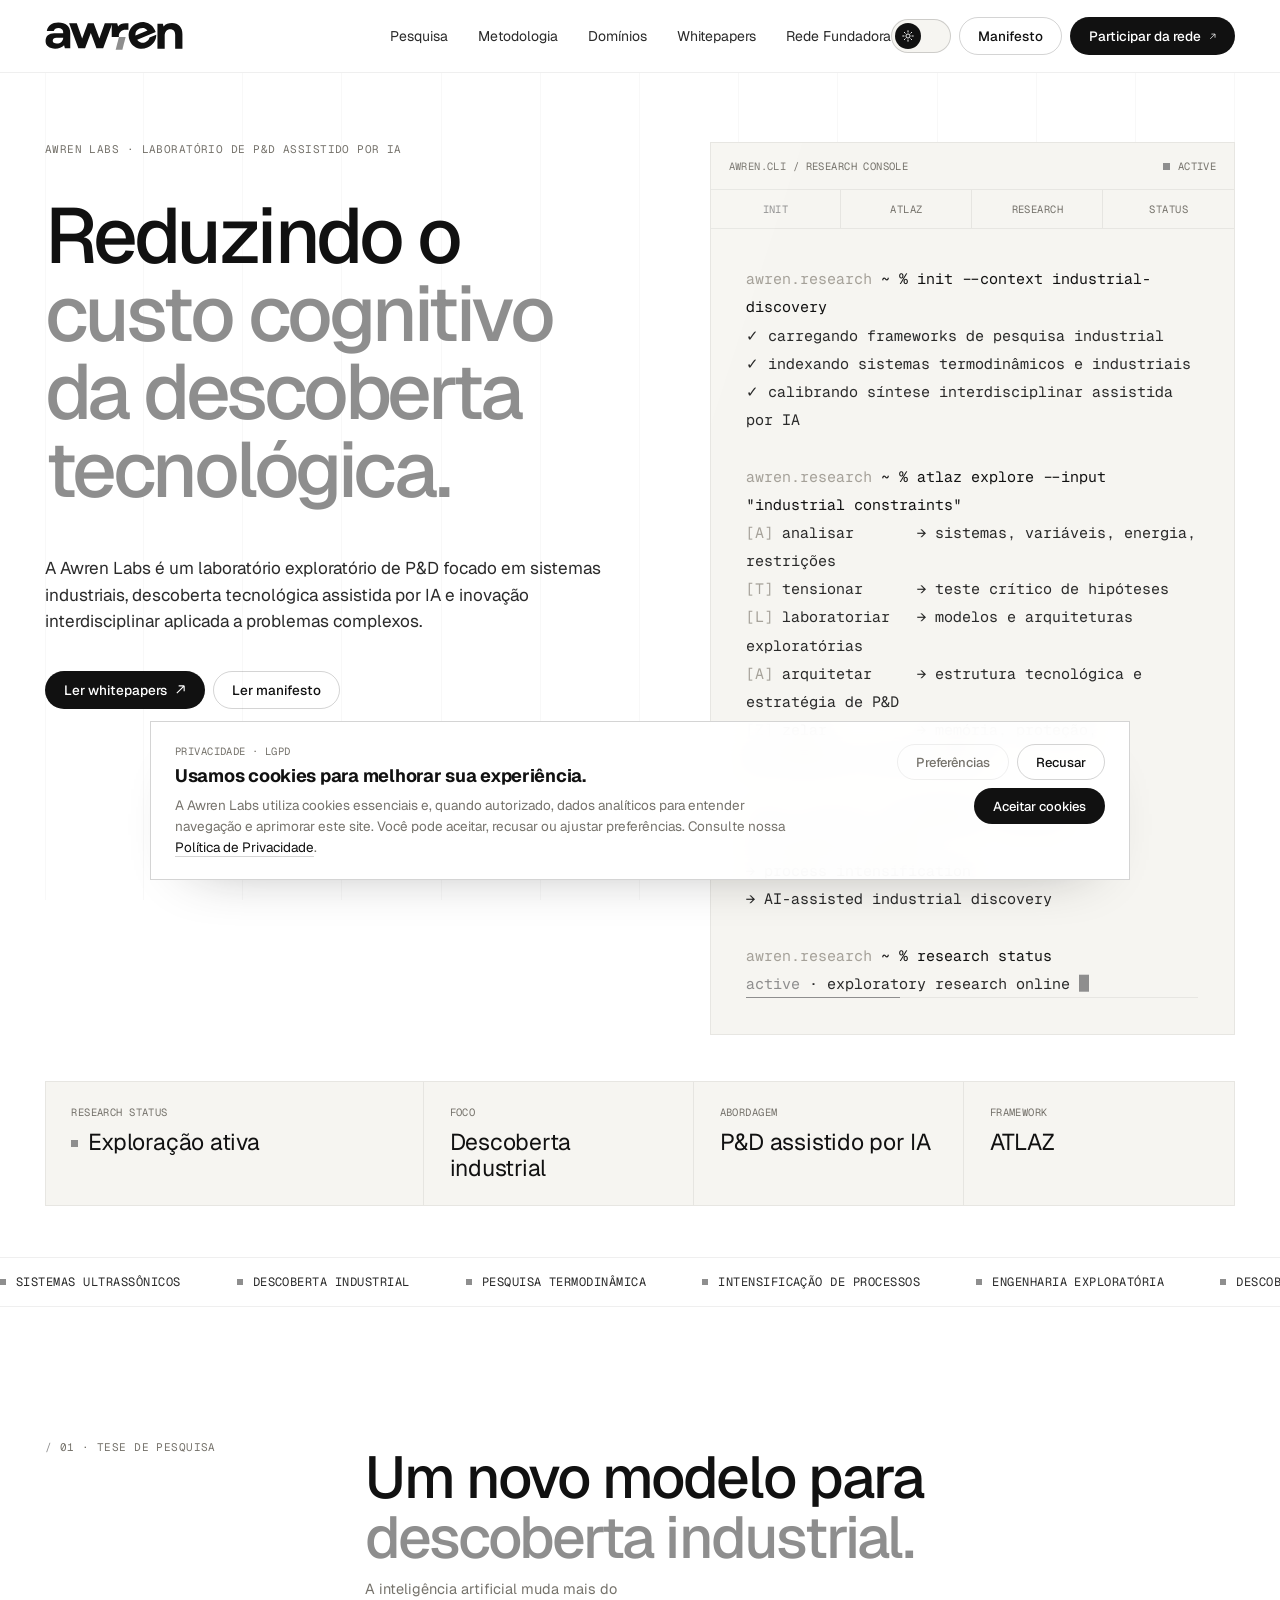
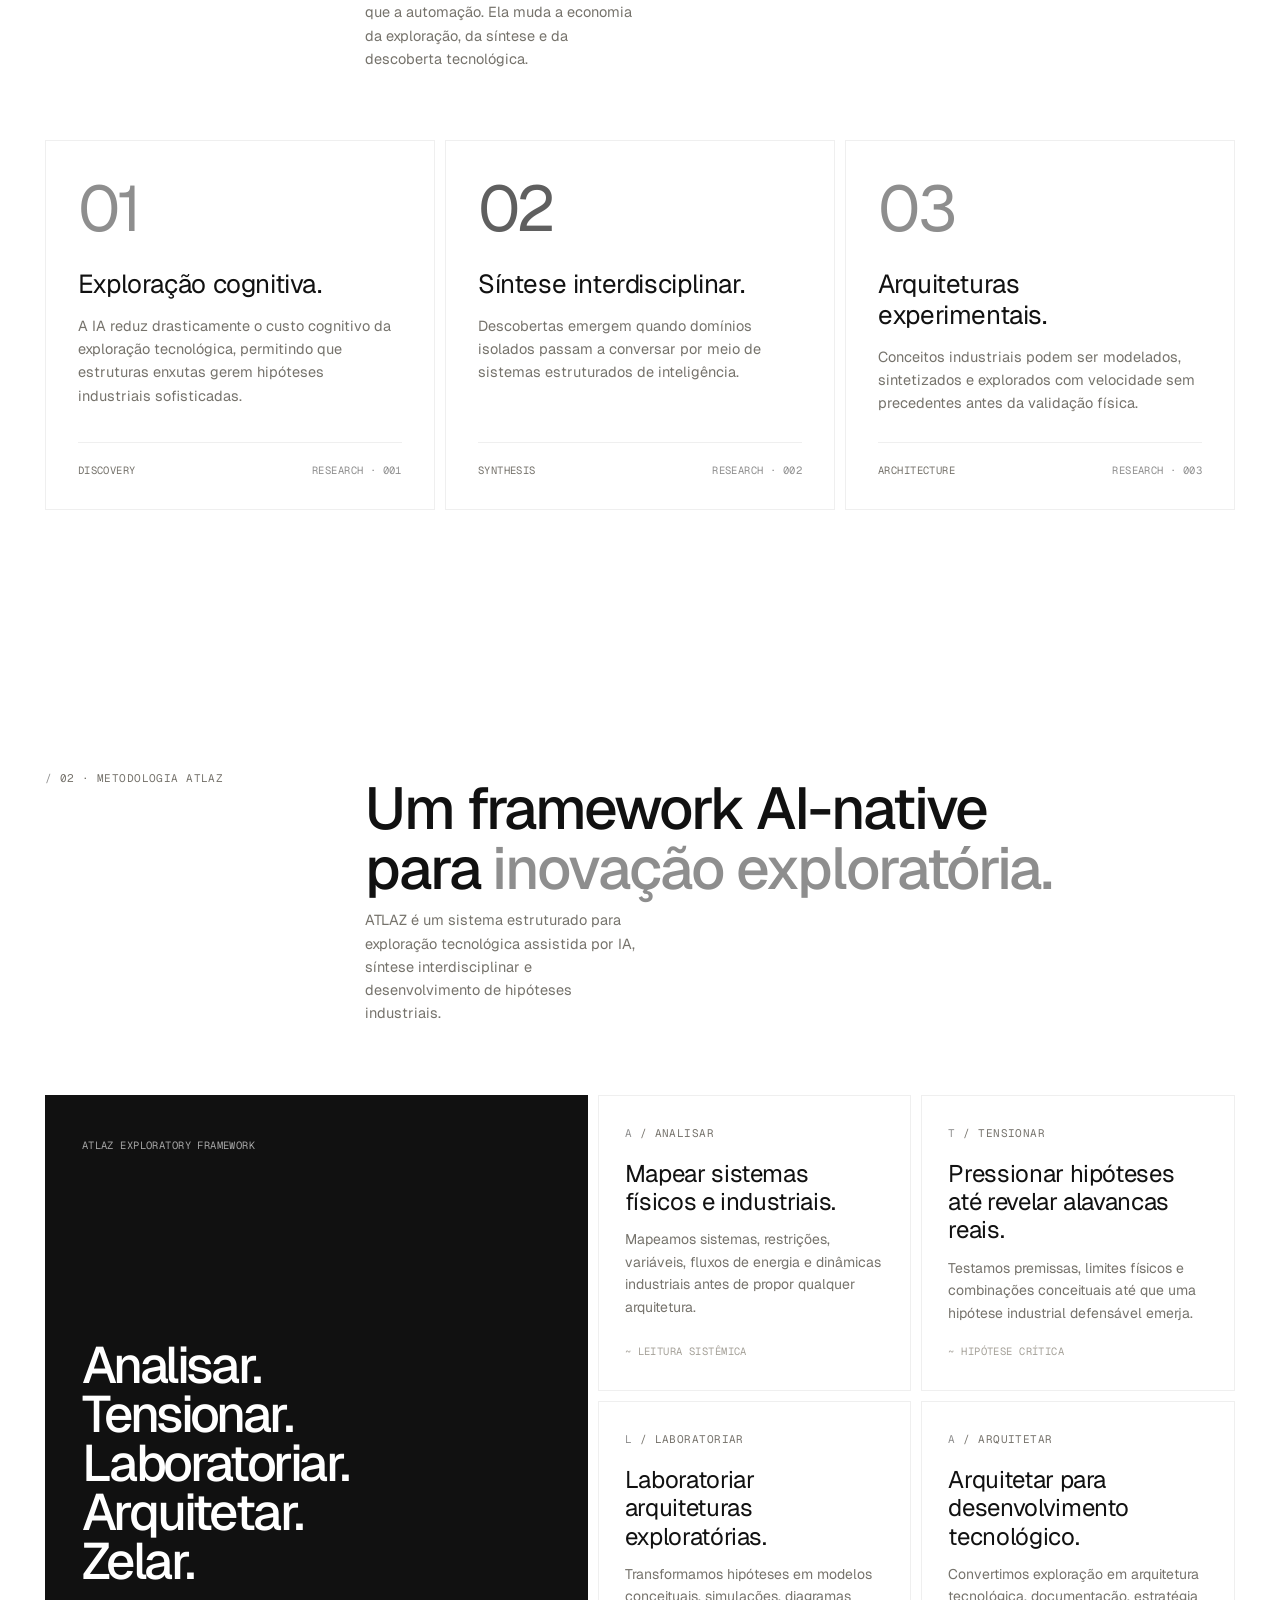
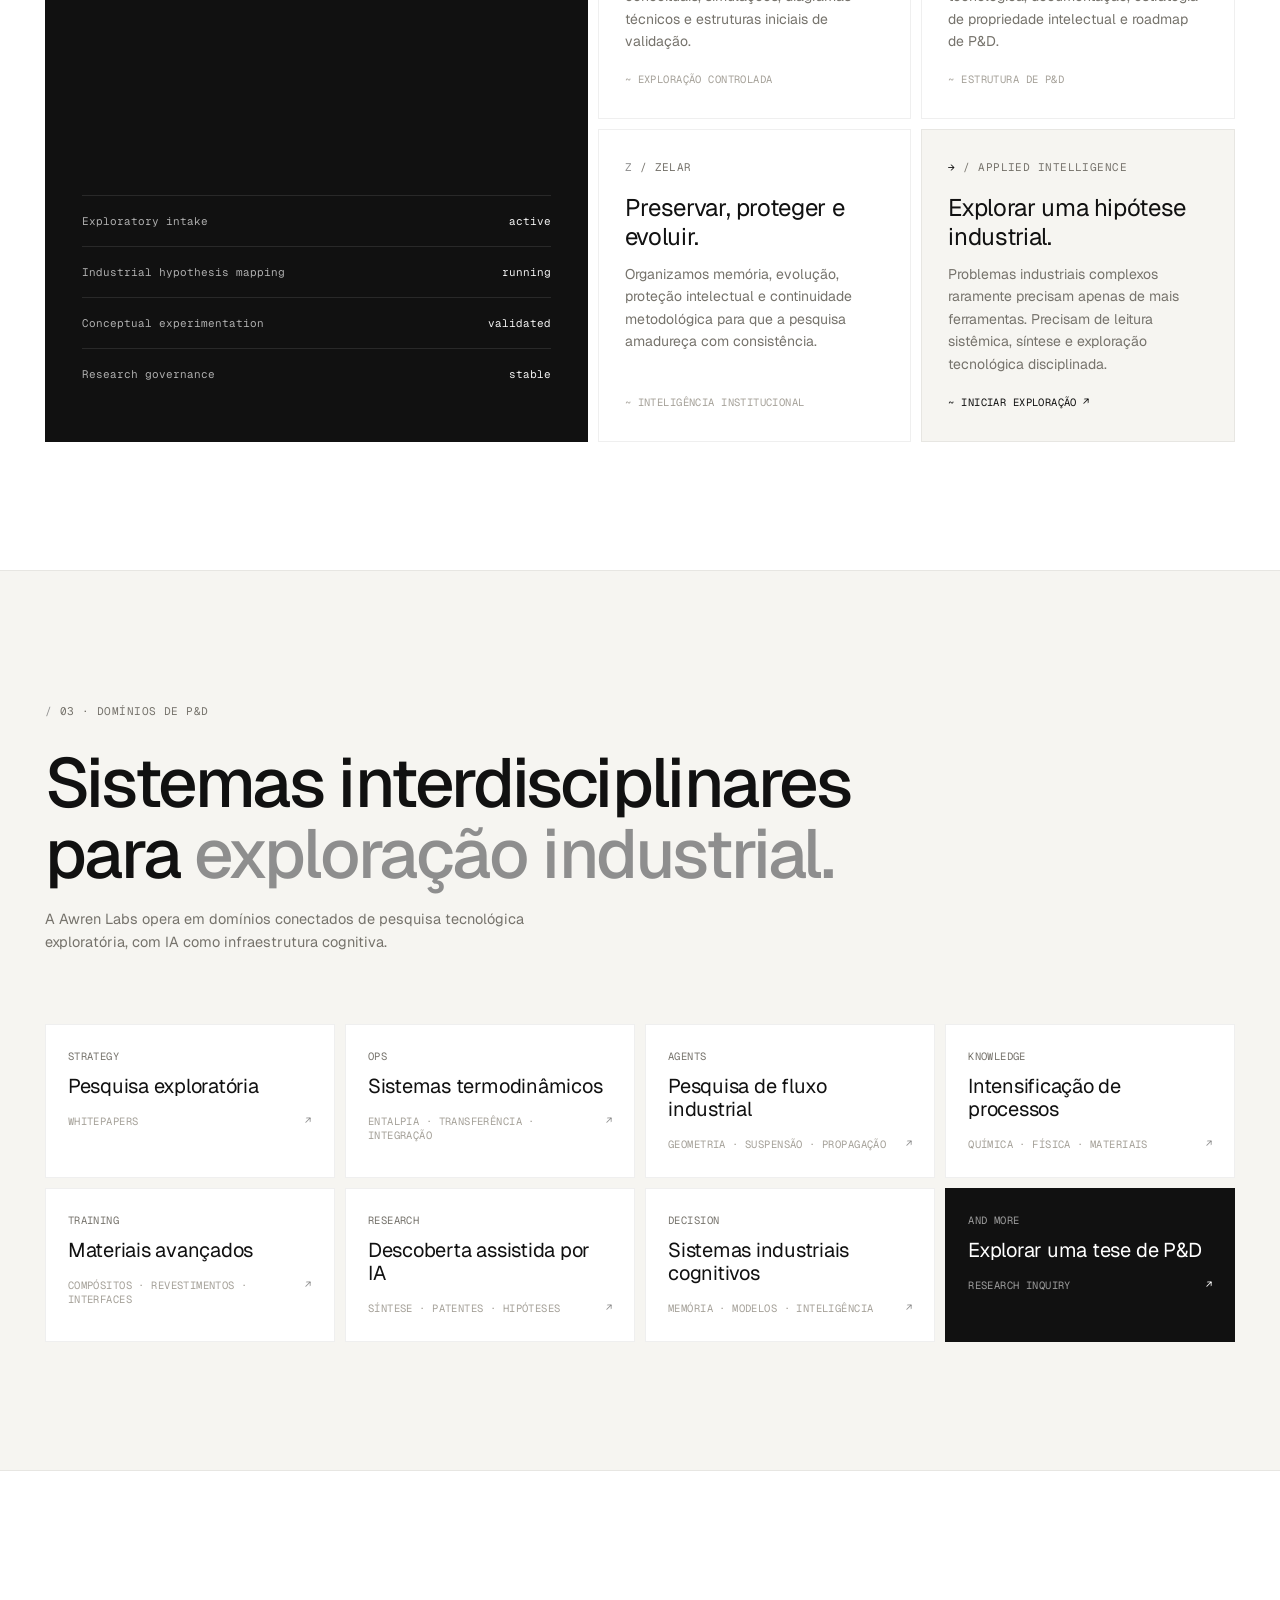
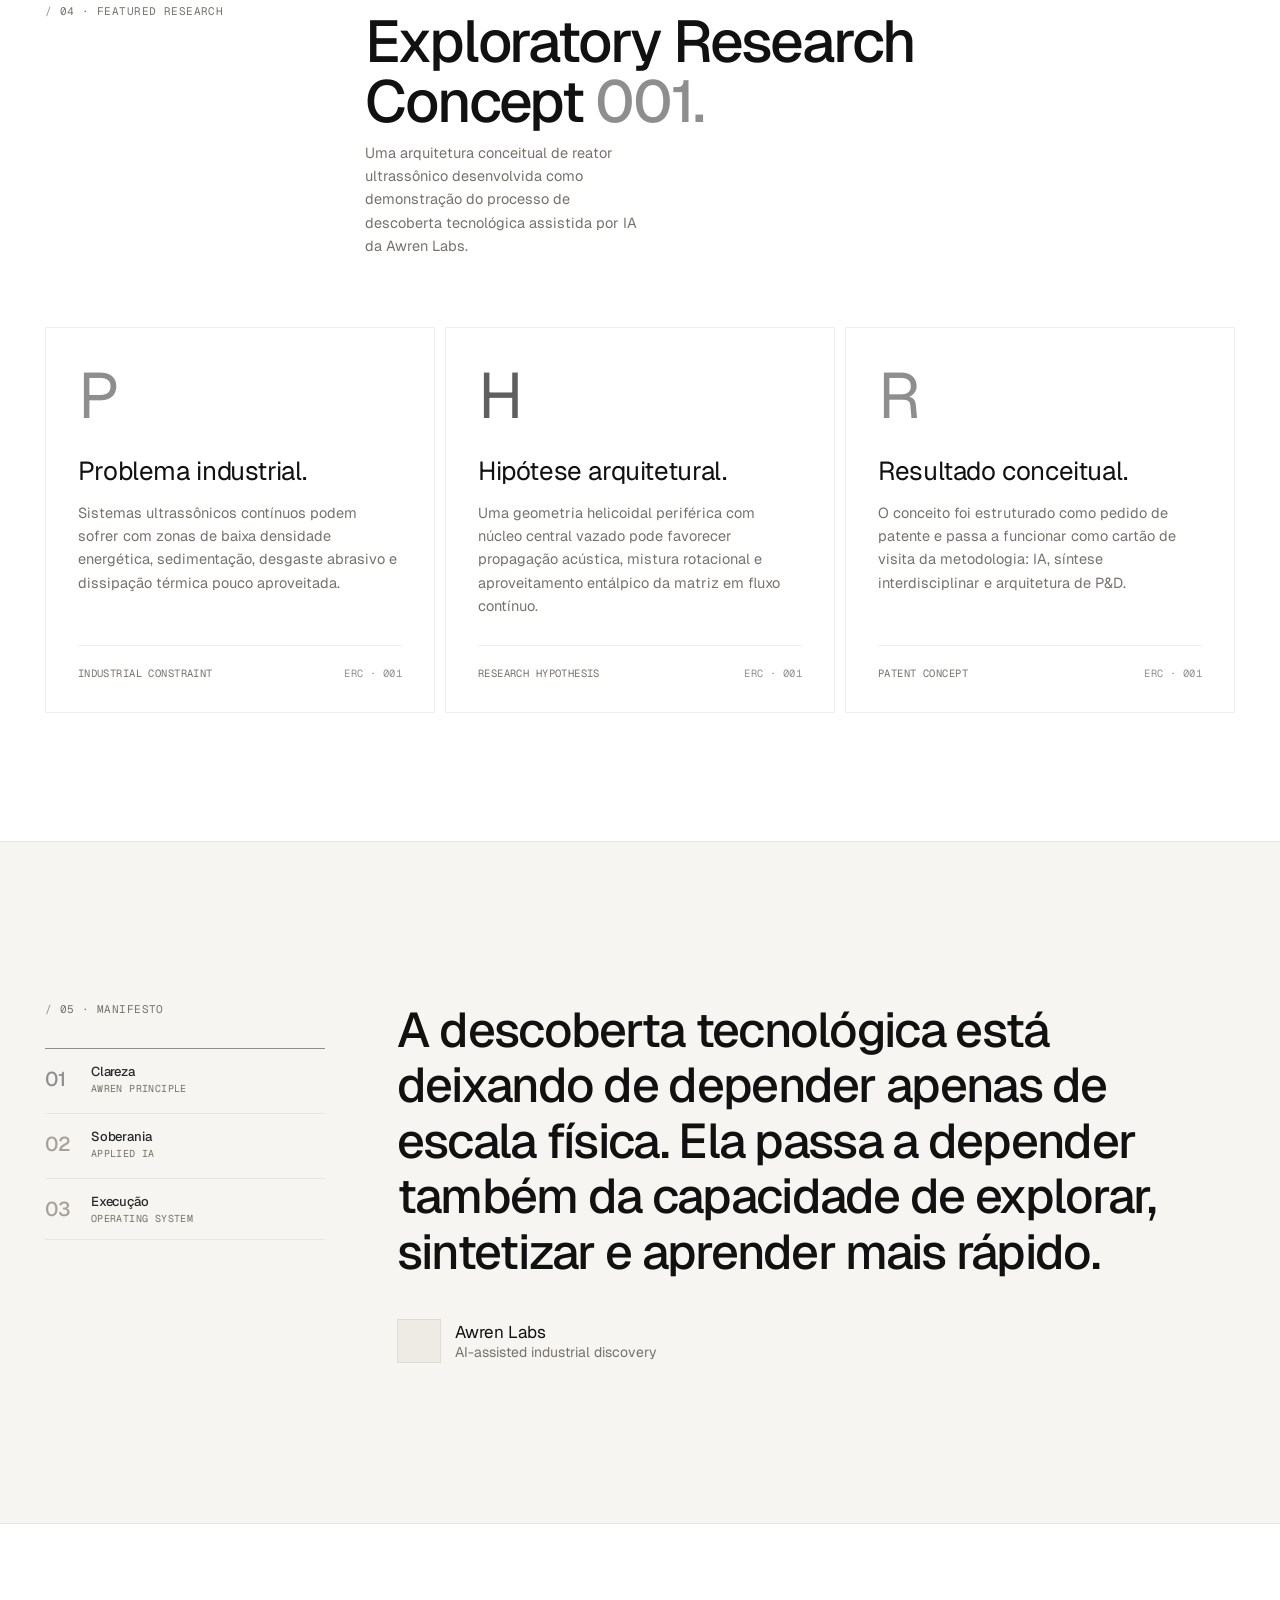
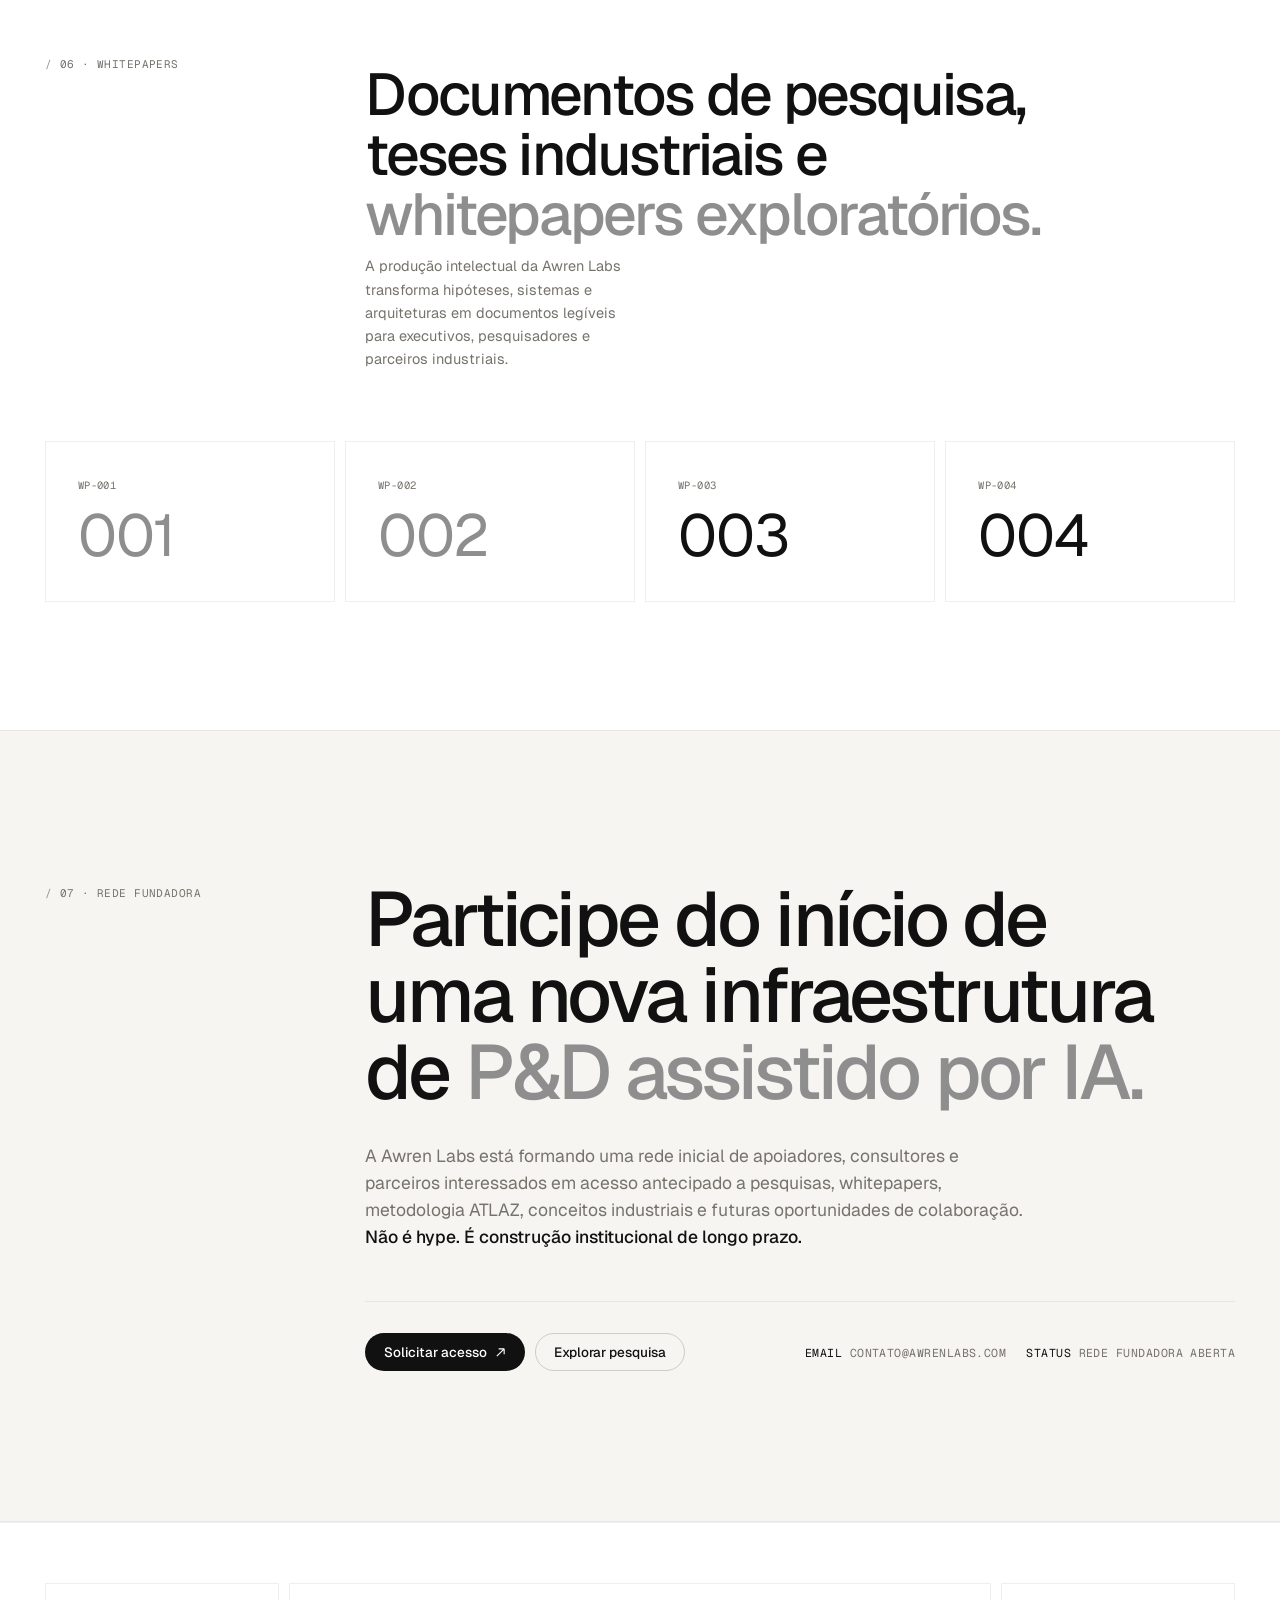
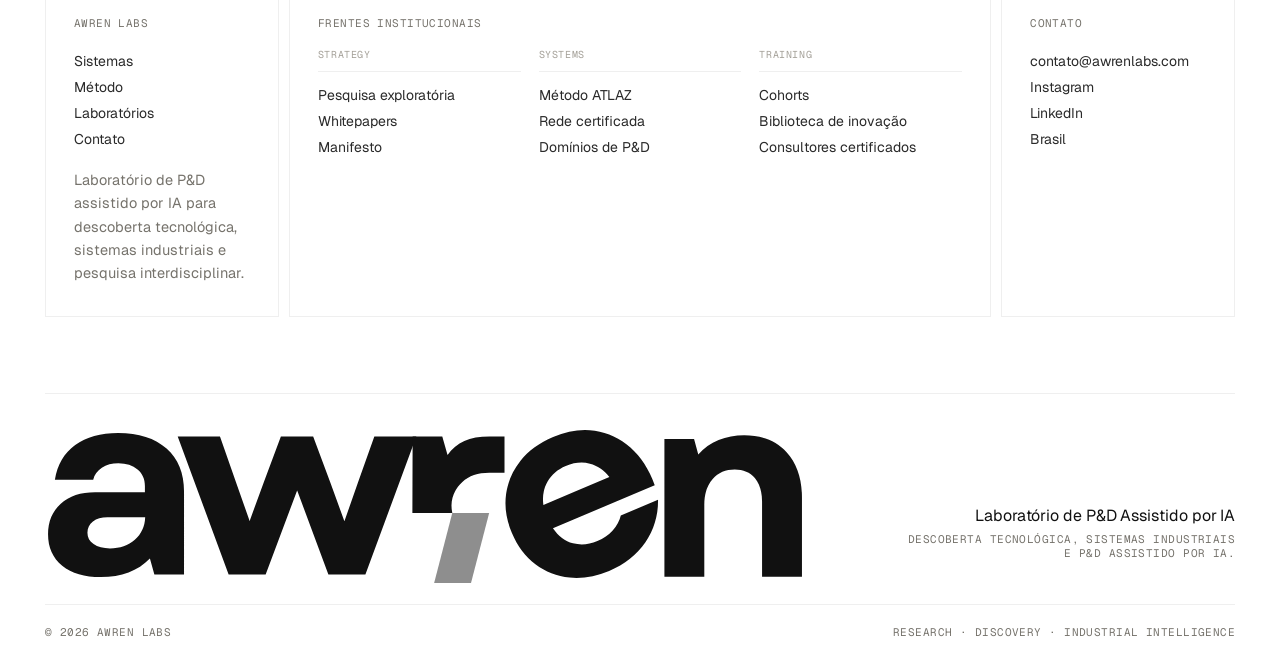
<file: index.html>
<!doctype html>
<html lang="pt-BR">
<head>
<meta charset="utf-8">
<meta name="viewport" content="width=device-width, initial-scale=1">
<title>Awren Labs · Laboratório de P&D Assistido por IA</title>
<meta name="description" content="Awren Labs é um laboratório de P&D assistido por IA focado em descoberta tecnológica, sistemas industriais, pesquisa exploratória e inovação interdisciplinar.">
<meta name="theme-color" content="#111111">
<link rel="icon" type="image/svg+xml" href="assets/img/favicon.svg">
<link rel="apple-touch-icon" href="assets/img/favicon.svg">
<link rel="preconnect" href="https://fonts.googleapis.com">
<link rel="preconnect" href="https://fonts.gstatic.com" crossorigin>
<link href="https://fonts.googleapis.com/css2?family=Geist:wght@300;400;500;600;700&family=Geist+Mono:wght@400;500&display=swap" rel="stylesheet">
<style>
  :root {
    --paper: #ffffff;
    --paper-2: #f6f5f1;
    --paper-3: #edebe4;
    --ink: #111111;
    --ink-2: #2a2a2a;
    --muted: #76736c;
    --muted-2: #a5a199;
    --line: rgba(17,17,17,0.065);
    --line-2: rgba(17,17,17,0.026);
    --line-strong: rgba(17,17,17,0.18);
    --accent: #8e8e8e;
    --accent-2: #5f5f5f;
    --serif: "Geist", ui-sans-serif, system-ui, sans-serif;
    --sans:  "Geist", ui-sans-serif, system-ui, sans-serif;
    --mono:  "Geist Mono", ui-monospace, "SF Mono", Menlo, monospace;
    --pad: clamp(20px, 3.5vw, 48px);
    --max: 1320px;
  }

  * { box-sizing: border-box; }
  html { scroll-behavior: smooth; }
  html, body {
    margin: 0;
    padding: 0;
    background: var(--paper);
    color: var(--ink);
    font-family: var(--sans);
    -webkit-font-smoothing: antialiased;
    text-rendering: optimizeLegibility;
    overflow-x: hidden;
  }
  a { color: inherit; text-decoration: none; }
  svg { display: block; max-width: 100%; }

  .gridlines {
    position: fixed;
    inset: 0;
    pointer-events: none;
    z-index: 0;
    display: flex !important;
    justify-content: center;
  }
  .gridlines > div {
    max-width: var(--max);
    width: 100%;
    height: 100%;
    display: grid;
    grid-template-columns: repeat(12, 1fr);
    padding: 0 var(--pad);
  }
  .gridlines span { border-right: 1px solid var(--line-2); }
  .gridlines span:first-child { border-left: 1px solid var(--line-2); }
  body > *:not(.gridlines) { position: relative; z-index: 1; }

  .container { max-width: var(--max); margin: 0 auto; padding-left: var(--pad); padding-right: var(--pad); }
  .eyebrow { font-family: var(--mono); font-size: 11px; letter-spacing: 0.04em; color: var(--muted); text-transform: uppercase; }
  .eyebrow::before { content: "/ "; color: var(--accent); }

  nav.top {
    position: fixed;
    top: 0;
    left: 0;
    right: 0;
    z-index: 80;
    background: rgba(255,255,255,0.82);
    backdrop-filter: blur(14px);
    -webkit-backdrop-filter: blur(14px);
    border-bottom: 1px solid var(--line);
    transition: transform .35s cubic-bezier(.4,0,.2,1), background .3s;
    will-change: transform;
  }
  nav.top.scrolled { background: rgba(255,255,255,0.94); }
  body.dark nav.top { background: rgba(15,15,15,0.86); }
  body.dark nav.top.scrolled { background: rgba(15,15,15,0.94); }
  nav .row { display: grid; grid-template-columns: 1fr auto 1fr; align-items: center; height: 72px; transition: height .3s ease; }
  nav.top.scrolled .row { height: 56px; }

  .logo {
    grid-column: 1;
    justify-self: start;
    display: inline-flex;
    align-items: center;
    color: var(--ink);
    line-height: 1;
    width: 138px;
    height: auto;
  }
  .logo svg {
    width: 138px;
    height: auto;
    display: block;
  }
  .logo .logo-main { fill: currentColor; }
  .logo .logo-accent { fill: var(--accent); }
  .nav-links { grid-column: 2; justify-self: center; display: flex; gap: 30px; }
  .nav-links a { font-family: var(--sans); font-size: 14px; color: var(--ink-2); position: relative; transition: color .2s; white-space: nowrap; }
  .nav-links a::after { content: ""; position: absolute; left:0; right:0; bottom:-4px; height: 1px; background: var(--ink); transform: scaleX(0); transform-origin: left; transition: transform .25s; }
  .nav-links a:hover::after { transform: scaleX(1); background: var(--accent); }
  .nav-cta { grid-column: 3; justify-self: end; display: flex; gap: 8px; align-items: center; }

  .btn {
    display: inline-flex;
    align-items: center;
    justify-content: center;
    gap: 8px;
    height: 38px;
    padding: 0 18px;
    font-family: var(--sans);
    font-size: 13.5px;
    font-weight: 500;
    white-space: nowrap;
    border: 1px solid transparent;
    border-radius: 999px;
    cursor: pointer;
    transition: background .18s, color .18s, border-color .18s;
  }
  .btn-ghost { background: transparent; color: var(--ink); border-color: var(--line-strong); }
  .btn-ghost:hover { background: var(--ink); color: #fff; border-color: var(--ink); }
  .btn-solid { background: var(--ink); color: var(--paper); }
  .btn-solid:hover { background: var(--accent); color: #111; }

  body.dark .btn-solid {
    background: #f2f2f2;
    color: #111111;
  }
  body.dark .btn-solid:hover {
    background: #d8d8d8;
    color: #111111;
  }

  body.dark .btn-ghost {
    border-color: rgba(255,255,255,0.14);
    color: var(--ink);
  }
  body.dark .btn-ghost:hover {
    background: #f2f2f2;
    color: #111111;
    border-color: #f2f2f2;
  }
  .btn .arr { width: 11px; height: 11px; transition: transform .2s; }
  .btn:hover .arr { transform: translate(2px, -2px); }

  .theme-toggle {
    width: 62px;
    height: 34px;
    display: inline-flex;
    align-items: center;
    justify-content: flex-start;
    padding: 3px;
    border: 1px solid var(--line-strong);
    background: var(--paper-2);
    color: var(--ink);
    cursor: pointer;
    border-radius: 999px;
    transition: background .18s, border-color .18s, color .18s;
    position: relative;
  }
  .theme-toggle:hover { border-color: var(--ink); }
  .theme-toggle .toggle-thumb {
    width: 26px;
    height: 26px;
    border-radius: 999px;
    background: var(--ink);
    color: var(--paper);
    display: inline-flex;
    align-items: center;
    justify-content: center;
    transform: translateX(0);
    transition: transform .22s cubic-bezier(.4,0,.2,1), background .18s, color .18s;
  }
  .theme-toggle svg {
    width: 14px;
    height: 14px;
    position: absolute;
    transition: opacity .18s ease, transform .18s ease;
  }
  .theme-toggle .moon { opacity: 0; transform: scale(.72) rotate(-12deg); }
  body.dark .theme-toggle {
    background: #1b1b1b;
    border-color: rgba(255,255,255,0.16);
  }
  body.dark .theme-toggle .toggle-thumb {
    transform: translateX(28px);
    background: #f2f2f2;
    color: #111111;
  }
  .theme-toggle .sun { opacity: 1; transform: scale(1) rotate(0); }
  body.dark .theme-toggle .moon { opacity: 1; transform: scale(1) rotate(0); }
  body.dark .theme-toggle .sun { opacity: 0; transform: scale(.72) rotate(12deg); }

  body.dark {
    --paper: #0f0f0f;
    --paper-2: #141414;
    --paper-3: #1b1b1b;
    --ink: #f2f2f2;
    --ink-2: #d0d0d0;
    --muted: #9b9b9b;
    --muted-2: #6f6f6f;
    --line: rgba(255,255,255,0.08);
    --line-2: rgba(255,255,255,0.03);
    --line-strong: rgba(255,255,255,0.16);
  }

  .nav-burger { display: none; align-items: center; justify-content: center; width: 40px; height: 40px; padding: 0; border: 1px solid var(--line-strong); background: transparent; cursor: pointer; }
  .nav-burger .bl { display: block; width: 16px; height: 1.5px; background: var(--ink); position: relative; }
  .nav-burger .bl::before, .nav-burger .bl::after { content: ""; position: absolute; left: 0; width: 16px; height: 1.5px; background: var(--ink); transition: transform 160ms ease, top 160ms ease; }
  .nav-burger .bl::before { top: -5px; }
  .nav-burger .bl::after { top: 5px; }
  .nav-burger[aria-expanded="true"] .bl { background: transparent; }
  .nav-burger[aria-expanded="true"] .bl::before { top: 0; transform: rotate(45deg); }
  .nav-burger[aria-expanded="true"] .bl::after { top: 0; transform: rotate(-45deg); }

  .mobile-menu {
    position: fixed !important;
    top: 72px;
    left: 0;
    right: 0;
    bottom: 0;
    width: 100%;
    height: calc(100dvh - 72px);
    background: var(--paper);
    padding: 24px 22px 60px;
    overflow-y: auto;
    z-index: 60 !important;
    opacity: 0;
    visibility: hidden;
    pointer-events: none;
    transform: translateY(-8px);
    transition: opacity 160ms ease, transform 160ms ease, visibility 160ms ease;
    display: flex;
    flex-direction: column;
    gap: 4px;
    contain: layout paint;
  }
  .mobile-menu.open { opacity: 1; visibility: visible; pointer-events: auto; transform: translateY(0); }
  .mobile-menu h5 { margin: 20px 0 10px; font-family: var(--mono); font-size: 11px; color: var(--muted); font-weight: 400; text-transform: uppercase; letter-spacing: 0.04em; }
  .mobile-menu a { font-size: 17px; color: var(--ink); padding: 10px 0; border-bottom: 1px solid var(--line); display: block; }
  .mobile-menu .mm-ctas { margin-top: 28px; display: flex; flex-direction: column; gap: 10px; }
  .mobile-menu .mm-ctas a.btn {
    display: inline-flex;
    width: 100%;
    height: 42px;
    padding: 0 18px;
    border-bottom: 0;
    font-size: 13.5px;
    line-height: 1;
  }
  .mobile-menu .mm-ctas a.btn-solid {
    background: #111111;
    color: #ffffff;
    border-color: #111111;
  }
  .mobile-menu .mm-ctas a.btn-solid:hover {
    background: #2a2a2a;
    color: #ffffff;
    border-color: #2a2a2a;
  }
  .mobile-menu .mm-ctas a.btn-ghost {
    background: transparent;
    color: var(--ink);
    border-color: var(--line-strong);
  }
  .mobile-menu .mm-ctas a.btn-ghost:hover {
    background: var(--ink);
    color: var(--paper);
    border-color: var(--ink);
  }
  body.dark .mobile-menu .mm-ctas a.btn-solid {
    background: #f2f2f2;
    color: #111111;
    border-color: #f2f2f2;
  }
  body.dark .mobile-menu .mm-ctas a.btn-solid:hover {
    background: #d8d8d8;
    color: #111111;
    border-color: #d8d8d8;
  }
  body.dark .mobile-menu .mm-ctas a.btn-ghost {
    background: transparent;
    color: var(--ink);
    border-color: rgba(255,255,255,0.16);
  }
  body.dark .mobile-menu .mm-ctas a.btn-ghost:hover {
    background: #f2f2f2;
    color: #111111;
    border-color: #f2f2f2;
  }

  .hero { padding: calc(72px + clamp(40px, 5.5vw, 132px)) 0 clamp(36px, 4vw, 88px); position: relative; }
  .hero-grid {
    display: grid;
    grid-template-columns: minmax(0, .96fr) minmax(430px, .84fr);
    gap: clamp(32px, 5vw, 80px);
    align-items: stretch;
  }
  .hero-top { display: flex; justify-content: space-between; margin-bottom: clamp(24px, 3.2vw, 56px); align-items: flex-start; gap: 20px; flex-wrap: wrap; }
  .hero-top .tag { font-family: var(--mono); font-size: 11px; color: var(--muted); text-transform: uppercase; letter-spacing: 0.04em; }
  .hero h1 {
    font-family: var(--serif);
    font-weight: 500;
    font-size: clamp(40px, 7.2vw, 78px);
    line-height: 1.0;
    letter-spacing: -0.045em;
    margin: 0;
    text-wrap: balance;
    color: var(--ink);
    max-width: 13ch;
  }
  .hero h1 .soft { color: var(--accent); font-weight: 500; }
  .hero .lede { font-family: var(--sans); font-size: clamp(15.5px, 0.4vw + 12px, 18.5px); line-height: 1.55; color: var(--ink-2); max-width: 54ch; margin: clamp(32px, 3.6vw, 72px) 0 0; }
  .hero-cta { display: flex; gap: 8px; flex-wrap: wrap; margin-top: clamp(24px, 2.8vw, 42px); }

  .system-panel {
    border: 1px solid var(--line);
    background: var(--paper-2);
    overflow: hidden;
    position: relative;
    min-height: clamp(560px, 48vw, 720px);
    height: 100%;
    display: flex;
    flex-direction: column;
  }
  .system-panel::before {
    content: "";
    position: absolute;
    left: -50%;
    top: 0;
    width: 40%;
    height: 100%;
    background: rgba(255,255,255,0.06);
    transform: skewX(-18deg);
    animation: panelScan 5.2s ease-in-out infinite;
    pointer-events: none;
  }
  @keyframes panelScan {
    0%, 38% { left: -50%; opacity: 0; }
    48% { opacity: 1; }
    75%, 100% { left: 120%; opacity: 0; }
  }
  .panel-head {
    display: flex;
    align-items: center;
    justify-content: space-between;
    padding: 16px 18px;
    border-bottom: 1px solid var(--line);
    font-family: var(--mono);
    font-size: 10.5px;
    color: var(--muted);
    text-transform: uppercase;
    letter-spacing: 0.04em;
  }
  .panel-status { display: inline-flex; align-items: center; gap: 8px; }
  .panel-status::before { content: ""; width: 7px; height: 7px; background: var(--accent); animation: pulse 2s ease-in-out infinite; }
  @keyframes pulse { 0%,100% { opacity: 1; } 50% { opacity: 0.4; } }
  .panel-tabs { display: grid; grid-template-columns: repeat(4, 1fr); border-bottom: 1px solid var(--line); }
  .panel-tabs span { padding: 12px 8px; text-align: center; border-right: 1px solid var(--line); font-family: var(--mono); font-size: 10.5px; color: var(--muted); text-transform: uppercase; letter-spacing: 0.04em; }
  .panel-tabs span:last-child { border-right: 0; }
  .panel-tabs .active { color: var(--accent); background: rgba(255,255,255,0.03); }
  .panel-code {
    padding: clamp(26px, 2.8vw, 42px);
    min-height: 0;
    position: relative;
    flex: 1;
    display: flex;
    flex-direction: column;
  }
  .panel-code pre {
    margin: 0;
    font-family: var(--mono);
    font-size: clamp(12px, 0.68vw + 9px, 15px);
    line-height: 1.88;
    color: var(--ink-2);
    white-space: pre-wrap;
  }
  .panel-code .muted { color: var(--muted-2); }
  .panel-code .accent { color: var(--accent); }
  .panel-code .cmd { color: var(--ink); }
  .panel-code .ok { color: var(--ink-2); }
  .panel-code .cursor {
    display: inline-block;
    width: .62em;
    height: 1.1em;
    background: var(--accent);
    transform: translateY(.18em);
    animation: cursorBlink 1s steps(1) infinite;
  }
  @keyframes cursorBlink { 0%, 49% { opacity: 1; } 50%, 100% { opacity: 0; } }
  body.dark .panel-code .cmd { color: var(--ink); }
  body.dark .panel-code .ok { color: var(--ink-2); }
  .panel-progress {
    position: absolute;
    left: clamp(26px, 2.8vw, 42px);
    right: clamp(26px, 2.8vw, 42px);
    bottom: clamp(26px, 2.8vw, 42px);
    height: 1px;
    background: var(--line);
    overflow: hidden;
  }
  .panel-progress::before { content: ""; display: block; width: 34%; height: 100%; background: var(--accent); animation: progressMove 2.8s ease-in-out infinite; }
  @keyframes progressMove { from { transform: translateX(-120%); } to { transform: translateX(340%); } }

  .spec-card { margin-top: clamp(36px, 3.6vw, 72px); border: 1px solid var(--line); background: var(--paper-2); display: grid; grid-template-columns: 1.4fr 1fr 1fr 1fr; overflow: hidden; }
  .spec-card .cell { padding: clamp(20px, 1.8vw, 32px) clamp(22px, 2vw, 36px); border-right: 1px solid var(--line); }
  .spec-card .cell:last-child { border-right: 0; }
  .spec-card .k { font-family: var(--mono); font-size: 10.5px; color: var(--muted); letter-spacing: 0.04em; text-transform: uppercase; }
  .spec-card .v { font-family: var(--serif); font-weight: 400; font-size: clamp(18px, 0.7vw + 14px, 24px); letter-spacing: -0.01em; margin-top: 10px; line-height: 1.15; }
  .spec-card .v .dot { display: inline-block; width: 7px; height: 7px; background: var(--accent); margin-right: 10px; vertical-align: middle; animation: pulse 2s ease-in-out infinite; }

  .ticker { border-top: 1px solid var(--line); border-bottom: 1px solid var(--line); overflow: hidden; background: var(--paper); }
  .ticker-inner { display: flex; width: max-content; padding: 16px 0; white-space: nowrap; animation: tick 60s linear infinite; font-family: var(--mono); font-size: 12px; color: var(--ink-2); text-transform: uppercase; letter-spacing: 0.04em; will-change: transform; }
  .ticker-group { display: flex; align-items: center; flex-shrink: 0; gap: 56px; padding-right: 56px; }
  .ticker-group span { display: inline-flex; align-items: center; gap: 10px; flex-shrink: 0; }
  .ticker-group span::before { content: ""; width: 6px; height: 6px; background: var(--accent); flex-shrink: 0; }
  @keyframes tick { from { transform: translate3d(0,0,0); } to { transform: translate3d(-50%,0,0); } }

  section { padding: clamp(80px, 10vw, 130px) 0; position: relative; }
  .sect-head { display: grid; grid-template-columns: 280px 1fr; gap: 40px; margin-bottom: 56px; align-items: start; }
  .sect-head h2 { font-family: var(--serif); font-weight: 500; font-size: clamp(34px, 4.6vw, 64px); line-height: 1.02; letter-spacing: -0.035em; margin: 12px 0 0; max-width: 880px; text-wrap: balance; color: var(--ink); }
  .sect-head h2 .soft { color: var(--accent); }
  .sect-head .lede { color: var(--muted); font-size: 14.5px; line-height: 1.6; margin-top: 10px; max-width: 280px; }
  .sect-head--wide { grid-template-columns: 1fr; gap: 28px; }
  .sect-head--wide h2 { max-width: none; font-size: clamp(40px, 5.4vw, 76px); margin: 0; }
  .sect-head--wide .lede { max-width: 520px; margin-top: 18px; }

  .features { display: grid; grid-template-columns: repeat(3, 1fr); gap: 10px; }
  .feat { padding: 36px 32px 32px; border: 1px solid var(--line); background: var(--paper); transition: background .25s, border-color .25s, transform .25s; min-height: 340px; display: flex; flex-direction: column; justify-content: space-between; position: relative; }
  .feat:hover { background: var(--paper-2); border-color: rgba(255,255,255,0.08); transform: translateY(-2px); }
  .feat .big-num { font-family: var(--serif); font-weight: 400; font-size: 64px; line-height: 1; letter-spacing: -0.04em; color: var(--accent); margin-bottom: 28px; }
  .feat:nth-child(2) .big-num { color: var(--accent-2); }
  .feat h3 { font-family: var(--serif); font-weight: 400; font-size: 26px; letter-spacing: -0.015em; line-height: 1.18; margin: 0 0 14px; max-width: 300px; color: var(--ink); }
  .feat p { font-family: var(--sans); color: var(--muted); font-size: 14.5px; line-height: 1.6; margin: 0; max-width: 320px; }
  .feat .foot { margin-top: 28px; padding-top: 20px; border-top: 1px solid var(--line); font-family: var(--mono); font-size: 10.5px; color: var(--muted); text-transform: uppercase; letter-spacing: 0.04em; display: flex; justify-content: space-between; gap: 16px; }
  .feat .foot .acc { color: var(--accent); }

  .process-shell { display: grid; grid-template-columns: .92fr 1.08fr; gap: 10px; align-items: stretch; }
  .data-panel {
    border: 1px solid var(--line);
    background: #111111;
    color: #ffffff;
    padding: 42px 36px;
    min-height: 620px;
    position: relative;
    overflow: hidden;
    display: flex;
    flex-direction: column;
    justify-content: space-between;
  }
  .data-panel .label { font-family: var(--mono); font-size: 10.5px; color: rgba(255,255,255,0.62); text-transform: uppercase; letter-spacing: 0.04em; }
  .data-panel h3 {
    font-family: var(--serif);
    font-weight: 500;
    font-size: clamp(40px, 4vw, 68px);
    line-height: .96;
    letter-spacing: -0.05em;
    margin: 28px 0 0;
    max-width: 8ch;
  }
  .data-stream {
    margin-top: 48px;
    display: grid;
    gap: 0;
    font-family: var(--mono);
    font-size: 11px;
    color: rgba(255,255,255,0.66);
  }
  .stream-row {
    display: flex;
    justify-content: space-between;
    gap: 18px;
    padding: 18px 0;
    border-top: 1px solid rgba(255,255,255,0.1);
  }
  .stream-row b { color: #f2f2f2; font-weight: 400; }
  body.dark .data-panel {
    background: #f2f2f2;
    color: #111111;
    border-color: rgba(255,255,255,0.12);
  }
  body.dark .data-panel .label { color: rgba(17,17,17,0.58); }
  body.dark .data-stream { color: rgba(17,17,17,0.64); }
  body.dark .stream-row { border-top-color: rgba(17,17,17,0.12); }
  body.dark .stream-row b { color: #111111; }
  .how { display: grid; grid-template-columns: repeat(2, 1fr); gap: 10px; }
    .step {
    padding: 30px 26px 32px;
    border: 1px solid var(--line);
    background: var(--paper);
    min-height: 252px;
    display: flex;
    flex-direction: column;
    position: relative;
    transition: background .25s, border-color .25s, transform .25s;
  }
  .step-cta {
    background: var(--paper-2);
    color: var(--ink);
    border-color: var(--line);
  }
  .step-cta h3,
  .step-cta .n b,
  .step-cta .tick {
    color: var(--ink);
  }
  .step-cta p,
  .step-cta .n {
    color: var(--muted);
  }
  .step-cta:hover {
    background: var(--paper-3);
    border-color: var(--line-strong);
  }
  body.dark .step-cta {
    background: #111111;
    color: #ffffff;
    border-color: rgba(255,255,255,0.16);
  }
  body.dark .step-cta h3,
  body.dark .step-cta .n b,
  body.dark .step-cta .tick {
    color: #ffffff;
  }
  body.dark .step-cta p,
  body.dark .step-cta .n {
    color: rgba(255,255,255,0.68);
  }
  body.dark .step-cta:hover {
    background: #1c1c1c;
    border-color: rgba(255,255,255,0.24);
  }
  .step:hover { background: var(--paper-2); border-color: rgba(255,255,255,0.08); transform: translateY(-2px); }
  .step .n { font-family: var(--mono); font-size: 11px; color: var(--muted); letter-spacing: 0.04em; text-transform: uppercase; }
  .step .n b { color: var(--accent); font-weight: 400; }
  .step h3 { font-family: var(--serif); font-weight: 400; font-size: 24px; letter-spacing: -0.015em; line-height: 1.18; margin: 20px 0 12px; color: var(--ink); }
  .step p { font-family: var(--sans); color: var(--muted); font-size: 14px; line-height: 1.6; margin: 0; }
  .step .tick { margin-top: auto; padding-top: 20px; font-family: var(--mono); font-size: 10.5px; color: var(--muted-2); text-transform: uppercase; letter-spacing: 0.04em; }

  .step.step-cta h3,
  .step.step-cta .n b,
  .step.step-cta .tick {
    color: var(--ink);
  }
  .step.step-cta p,
  .step.step-cta .n {
    color: var(--muted);
  }
  body.dark .step.step-cta h3,
  body.dark .step.step-cta .n b,
  body.dark .step.step-cta .tick {
    color: #ffffff;
  }
  body.dark .step.step-cta p,
  body.dark .step.step-cta .n {
    color: rgba(255,255,255,0.68);
  }

  .lines { padding: clamp(80px, 10vw, 130px) 0; background: var(--paper-2); border-top: 1px solid var(--line); border-bottom: 1px solid var(--line); }
  .lines-grid { display: grid; grid-template-columns: repeat(4, 1fr); gap: 10px; }
  .lc { padding: 24px 22px 26px; border: 1px solid var(--line); background: var(--paper); transition: background .2s, border-color .2s, transform .2s; position: relative; }
  .lc:hover { background: var(--paper-2); border-color: rgba(255,255,255,0.08); transform: translateY(-2px); }
  .lc .cat { font-family: var(--mono); font-size: 10.5px; color: var(--muted); text-transform: uppercase; letter-spacing: 0.04em; }
  .lc .name { font-family: var(--serif); font-weight: 400; font-size: 20px; letter-spacing: -0.012em; margin-top: 12px; line-height: 1.15; color: var(--ink); }
  .lc .meta { font-family: var(--mono); font-size: 10.5px; color: var(--muted-2); margin-top: 16px; display: flex; justify-content: space-between; text-transform: uppercase; letter-spacing: 0.04em; gap: 10px; }
  .lc .meta .up { color: var(--accent); }
  a.lc.lc-more { display: block; background: #111111; color: #ffffff; border-color: #111111; }
  a.lc.lc-more:hover { background: #2a2a2a; color: #fff; border-color: #2a2a2a; }
  a.lc.lc-more .cat, a.lc.lc-more .meta { color: rgba(255,255,255,0.58); }
  a.lc.lc-more .name, a.lc.lc-more .meta .up { color: #ffffff; }
  body.dark a.lc.lc-more {
    background: #f2f2f2;
    color: #111111;
    border-color: #f2f2f2;
  }
  body.dark a.lc.lc-more:hover {
    background: #d8d8d8;
    border-color: #d8d8d8;
    color: #111111;
  }
  body.dark a.lc.lc-more .cat,
  body.dark a.lc.lc-more .meta { color: rgba(17,17,17,0.58); }
  body.dark a.lc.lc-more .name,
  body.dark a.lc.lc-more .meta .up { color: #111111; }

  .quote { padding: clamp(100px, 13vw, 160px) 0; background: var(--paper-2); border-top: 1px solid var(--line); border-bottom: 1px solid var(--line); }
  .quote-layout { display: grid; grid-template-columns: 280px 1fr; gap: 72px; align-items: start; }
  .quote-nav .eyebrow { display: block; margin-bottom: 32px; }
  .q-dots { display: flex; flex-direction: column; gap: 4px; }
  .q-dot { appearance: none; border: 0; background: transparent; cursor: pointer; text-align: left; font: inherit; color: inherit; display: grid; grid-template-columns: 32px 1fr; grid-template-rows: auto auto; column-gap: 14px; row-gap: 2px; padding: 14px 0; border-top: 1px solid var(--line); position: relative; transition: padding-left .2s; }
  .q-dot:last-child { border-bottom: 1px solid var(--line); }
  .q-dot .n { grid-row: 1 / span 2; align-self: center; font-family: var(--serif); font-weight: 500; font-size: 20px; color: var(--muted-2); letter-spacing: -0.02em; transition: color .2s; }
  .q-dot .role { font-family: var(--sans); font-size: 13px; font-weight: 500; color: var(--ink-2); letter-spacing: -0.01em; }
  .q-dot .co { font-family: var(--mono); font-size: 10px; color: var(--muted); text-transform: uppercase; letter-spacing: 0.04em; }
  .q-dot::before { content: ""; position: absolute; left: 0; top: -1px; height: 1px; background: var(--accent); width: 0; transition: width .3s; }
  .q-dot.active::before { width: 100%; transition: width 6s linear; }
  .q-dot.active .n { color: var(--accent); }
  .quote-stage .q-slide { display: none; margin: 0 0 40px; max-width: 920px; font-family: var(--serif); font-weight: 500; font-size: clamp(30px, 3.8vw, 52px); line-height: 1.14; letter-spacing: -0.035em; text-wrap: balance; color: var(--ink); }
  .quote-stage .q-slide.active { display: block; animation: qfade .4s ease; }
  @keyframes qfade { from { opacity: 0; transform: translateY(6px); } to { opacity: 1; transform: none; } }
  .quote .by { display: none; align-items: center; gap: 14px; font-family: var(--sans); font-size: 14px; color: var(--muted); }
  .quote .by.active { display: flex; animation: qfade .4s ease; }
  .quote .by .av { width: 44px; height: 44px; background: var(--paper-3); border: 1px solid var(--line); }
  .quote .by .name { color: var(--ink); font-family: var(--serif); font-weight: 400; font-size: 17px; }

  .stats-grid { display: grid; grid-template-columns: repeat(4, 1fr); gap: 10px; }
  .stat { padding: 36px 32px; border: 1px solid var(--line); background: var(--paper); }
  .stat .k { font-family: var(--mono); font-size: 10.5px; color: var(--muted); text-transform: uppercase; letter-spacing: 0.04em; }
  .stat .v { font-family: var(--serif); font-weight: 400; font-size: clamp(42px, 4.6vw, 64px); line-height: 1; letter-spacing: -0.02em; margin-top: 14px; color: var(--ink); }
  .stat .v .soft { color: var(--muted-2); }
  .stat .v .acc { color: var(--accent); }

  .cta-final { padding: clamp(96px, 12vw, 150px) 0; background: var(--paper-2); border-top: 1px solid var(--line); border-bottom: 1px solid var(--line); color: var(--ink); }
  .cta-final .cta-grid { display: grid; grid-template-columns: 280px 1fr; gap: 40px; align-items: start; }
  .cta-final .cta-eyebrow-col { padding-top: 10px; }
  .cta-final h2 { font-family: var(--serif); font-weight: 500; font-size: clamp(40px, 6vw, 88px); line-height: 1.00; letter-spacing: -0.04em; margin: 0; max-width: 16ch; text-wrap: balance; color: var(--ink); }
  .cta-final h2 .soft { color: var(--accent); }
  .cta-final .cta-body { font-family: var(--sans); font-weight: 400; font-size: clamp(15px, 0.5vw + 12px, 17.5px); line-height: 1.55; color: var(--muted); max-width: 56ch; margin: clamp(24px, 2.4vw, 36px) 0 0; }
  .cta-final .cta-body b { color: var(--ink); font-weight: 500; }
  .cta-final .cta-actions { display: flex; align-items: center; justify-content: space-between; flex-wrap: wrap; gap: 24px; margin-top: clamp(36px, 4vw, 56px); padding-top: clamp(24px, 2.4vw, 36px); border-top: 1px solid var(--line); }
  .cta-final .btns { display: flex; gap: 10px; flex-wrap: wrap; }
  .cta-final .cta-direct { font-family: var(--mono); font-size: 11.5px; color: var(--muted); letter-spacing: 0.04em; text-transform: uppercase; display: flex; gap: 20px; flex-wrap: wrap; }
  .cta-final .cta-direct b { font-weight: 400; color: var(--ink); }

  footer.site { padding: 60px 0 32px; border-top: 1px solid var(--line); overflow: hidden; position: relative; }
  .foot-grid { display: grid; grid-template-columns: 1fr 3fr 1fr; gap: 10px; background: transparent; }
  .foot-grid > * { padding: 32px 28px; border: 1px solid var(--line); background: var(--paper); }
  .foot-grid h4 { font-family: var(--mono); font-size: 11px; color: var(--muted); margin: 0 0 18px; font-weight: 400; text-transform: uppercase; letter-spacing: 0.04em; }
  .foot-grid a { display: block; font-family: var(--sans); font-size: 14px; color: var(--ink-2); padding: 4px 0; }
  .foot-grid a:hover { color: var(--accent); }
  .foot-grid p { font-family: var(--sans); color: var(--muted); font-size: 14.5px; line-height: 1.6; margin: 16px 0 0; max-width: 320px; }
  .cov-cols { display: grid; grid-template-columns: repeat(3, 1fr); gap: 18px; }
  .cov-sub { font-family: var(--mono); font-size: 10px; color: var(--muted-2); text-transform: uppercase; letter-spacing: 0.06em; margin: 0 0 10px; padding-bottom: 10px; border-bottom: 1px solid var(--line); }
  .bigmark { margin-top: 76px; padding: 36px 0 0; border-top: 1px solid var(--line); display: flex; align-items: flex-end; justify-content: space-between; gap: 40px; }
  .bigmark .word {
    flex: 1 1 auto;
    min-width: 0;
    color: var(--ink);
    margin: 0;
  }
  .bigmark .word svg {
    width: min(64vw, 760px);
    height: auto;
    display: block;
  }
  .bigmark .logo-main { fill: currentColor; }
  .bigmark .logo-accent { fill: var(--accent); }
  .bigmark .meta { flex: 0 0 auto; max-width: 340px; font-family: var(--mono); font-size: 11px; color: var(--muted); text-align: right; text-transform: uppercase; letter-spacing: 0.04em; padding-bottom: 24px; }
  .bigmark .meta b { display: block; color: var(--ink); font-weight: 400; font-family: var(--serif); font-size: 16px; letter-spacing: -0.005em; text-transform: none; margin-bottom: 6px; }
  .foot-bottom { display: flex; justify-content: space-between; font-family: var(--mono); font-size: 11px; color: var(--muted); padding-top: 20px; border-top: 1px solid var(--line); margin-top: 20px; text-transform: uppercase; letter-spacing: 0.04em; }

  #cookieLayer.cookie-layer {
    position: fixed !important;
    inset: 0 !important;
    z-index: 9999 !important;
    pointer-events: none;
    display: block;
  }

  #cookieBanner.cookie-banner {
    position: absolute !important;
    left: 50% !important;
    right: auto !important;
    top: auto !important;
    bottom: 20px !important;
    display: flex !important;
    align-items: flex-start;
    justify-content: space-between;
    gap: 28px;
    width: min(calc(100vw - var(--pad) * 2), 980px);
    margin: 0;
    padding: 22px 24px;
    border: 1px solid var(--line-strong);
    background: rgba(255,255,255,0.94);
    backdrop-filter: blur(14px);
    -webkit-backdrop-filter: blur(14px);
    box-shadow: 0 24px 60px -44px rgba(17,17,17,0.45);
    opacity: 0;
    visibility: hidden;
    pointer-events: none;
    transform: translate3d(-50%, 28px, 0) scale(.985);
    transition: opacity .36s ease, transform .36s cubic-bezier(.22,1,.36,1), visibility .36s ease;
    will-change: opacity, transform;
  }
  body.dark #cookieBanner.cookie-banner {
    background: rgba(15,15,15,0.94);
    box-shadow: 0 24px 60px -44px rgba(0,0,0,0.9);
  }
  #cookieBanner.cookie-banner.show {
    opacity: 1;
    visibility: visible;
    pointer-events: auto;
    transform: translate3d(-50%, 0, 0) scale(1);
  }
  #cookieLayer.cookie-layer:has(#cookieBanner.show) {
    pointer-events: auto;
  }
  #cookieBanner.cookie-banner.hiding {
    opacity: 0;
    visibility: hidden;
    pointer-events: none;
    transform: translate3d(-50%, 18px, 0) scale(.985);
  }
  .cookie-copy { max-width: 620px; }
  .cookie-kicker {
    font-family: var(--mono);
    font-size: 10.5px;
    letter-spacing: 0.04em;
    text-transform: uppercase;
    color: var(--muted);
    margin-bottom: 8px;
  }
  .cookie-title {
    font-family: var(--serif);
    font-size: 18px;
    line-height: 1.15;
    letter-spacing: -0.015em;
    margin: 0 0 8px;
    color: var(--ink);
  }
  .cookie-text {
    margin: 0;
    font-size: 13.5px;
    line-height: 1.55;
    color: var(--muted);
  }
  .cookie-text a { color: var(--ink); border-bottom: 1px solid var(--line-strong); }
  .cookie-actions {
    display: flex;
    gap: 8px;
    flex-wrap: wrap;
    justify-content: flex-end;
    min-width: 280px;
  }
  .cookie-actions .btn { height: 36px; font-size: 13px; }
  .btn-subtle {
    background: transparent;
    color: var(--muted);
    border-color: var(--line);
  }
  .btn-subtle:hover {
    color: var(--ink);
    border-color: var(--line-strong);
    background: var(--paper-2);
  }
  body.dark .btn-subtle:hover {
    background: var(--paper-3);
  }

  .reveal { opacity: 0; transform: translateY(14px); transition: opacity .48s ease, transform .48s ease; }
  .reveal.in { opacity: 1; transform: none; }

  @media (prefers-reduced-motion: reduce) {
    *, *::before, *::after { animation: none !important; transition: none !important; scroll-behavior: auto !important; }
  }

  @media (max-width: 1080px) {
    .hero-grid { grid-template-columns: 1fr; }
    .system-panel {
      max-width: 100%;
      min-height: 560px;
    }
    .process-shell { grid-template-columns: 1fr; }
    .sect-head, .cta-final .cta-grid { grid-template-columns: 1fr; gap: 18px; }
    .sect-head .lede { max-width: 560px; }
    .features, .how { grid-template-columns: 1fr; }
    .lines-grid { grid-template-columns: repeat(2,1fr); }
    .spec-card { grid-template-columns: 1fr 1fr; }
    .spec-card .cell:nth-child(2) { border-right: 0; }
    .quote-layout { grid-template-columns: 1fr; gap: 40px; }
    .stats-grid { grid-template-columns: repeat(2,1fr); }
    .foot-grid { grid-template-columns: 1fr; }
    .cov-cols { grid-template-columns: repeat(3, 1fr); }
    .bigmark { flex-direction: column; align-items: flex-start; gap: 20px; }
    .bigmark .meta { text-align: left; padding-bottom: 0; }
    .nav-links { display: none; }
    .nav-burger { display: inline-flex; }
  }

  @media (max-width: 720px) {
    :root { --pad: 20px; }
    nav .row { height: 64px; grid-template-columns: 1fr auto; }
    nav.top.scrolled .row { height: 64px; }
    .mobile-menu { top: 64px; height: calc(100dvh - 64px); }
    .logo { width: 118px; }
    .logo svg { width: 118px; }
    .nav-cta { grid-column: 2; }
    .nav-cta .btn:not(.nav-burger) { display: none; }
    .hero { padding: calc(64px + 48px) 0 40px; }
    .hero h1 { font-size: clamp(38px, 11vw, 58px); max-width: 13ch; line-height: 1.04; }
    .hero .lede { font-size: 16px; margin-top: 28px; }
    .hero-cta { flex-direction: column; align-items: stretch; }
    .hero-cta .btn { width: 100%; }
    .system-panel { min-height: 520px; }
    .panel-code { padding: 24px 20px; }
    .panel-code pre {
      font-size: 11.5px;
      line-height: 1.72;
    }
    .panel-tabs { grid-template-columns: repeat(2, 1fr); }
    .panel-tabs span:nth-child(2) { border-right: 0; }
    .spec-card { grid-template-columns: 1fr; }
    .spec-card .cell { border-right: 0; border-bottom: 1px solid var(--line); padding: 18px 20px; }
    .spec-card .cell:last-child { border-bottom: 0; }
    section { padding: 58px 0; }
    .features, .how, .lines-grid, .stats-grid { grid-template-columns: 1fr; }
    .feat, .step, .lc, .stat { min-height: 0; padding: 26px 22px; }
    .feat .big-num { font-size: 48px; margin-bottom: 18px; }
    .feat h3, .step h3 { font-size: 22px; }
    .data-panel {
      padding: 28px 22px;
      min-height: 520px;
    }
    .quote { padding: 64px 0; }
    .quote-stage .q-slide { font-size: clamp(24px, 7vw, 34px); }
    .cta-final { padding: 64px 0; }
    .cta-final .btns { flex-direction: column; align-items: stretch; width: 100%; }
    .cta-final .btns .btn { width: 100%; }
    .cov-cols { grid-template-columns: 1fr; }
    .bigmark { margin-top: 46px; }
    .bigmark .word svg { width: min(100%, 520px); }
    .foot-bottom { flex-direction: column; gap: 8px; align-items: flex-start; }
    #cookieBanner.cookie-banner {
      left: 50% !important;
      right: auto !important;
      top: auto !important;
      bottom: 16px !important;
      width: calc(100vw - 32px);
      flex-direction: column;
      gap: 18px;
      padding: 20px;
    }
    .cookie-actions {
      width: 100%;
      min-width: 0;
      flex-direction: column;
    }
    .cookie-actions .btn {
      width: 100%;
    }
    .ticker-inner { font-size: 11px; }
    .ticker-group { gap: 36px; padding-right: 36px; }
  }
</style>
</head>
<body>
  <div class="gridlines" aria-hidden="true">
    <div><span></span><span></span><span></span><span></span><span></span><span></span><span></span><span></span><span></span><span></span><span></span><span></span></div>
  </div>

  <nav class="top" id="topnav">
    <div class="container row">
      <a class="logo" href="#" aria-label="Awren Labs">
        <svg xmlns="http://www.w3.org/2000/svg" viewBox="0 0 810 163.5" preserveAspectRatio="xMidYMid meet" aria-hidden="true">
          <path class="logo-main" d="M 59.476562 156.71875 C 42.132812 156.71875 28.417969 152.667969 18.347656 144.558594 C 8.277344 136.4375 3.242188 125.292969 3.242188 111.113281 C 3.242188 97.503906 7.761719 86.644531 16.804688 78.535156 C 25.859375 70.417969 38.035156 66.359375 53.335938 66.359375 L 106.484375 66.359375 L 106.484375 59.644531 C 106.484375 52.363281 103.871094 46.527344 98.644531 42.144531 C 93.429688 37.761719 86.625 35.570312 78.230469 35.570312 C 71.324219 35.570312 65.449219 37.160156 60.605469 40.339844 C 55.757812 43.511719 52.679688 47.699219 51.375 52.917969 L 10.523438 52.917969 C 13.136719 36.878906 20.363281 24.566406 32.207031 15.988281 C 44.050781 7.40625 59.296875 3.117188 77.949219 3.117188 C 99.957031 3.117188 117.15625 8.667969 129.558594 19.765625 C 141.964844 30.871094 148.171875 46.117188 148.171875 65.511719 L 148.171875 153.925781 L 116.5625 153.925781 L 111.808594 136.855469 C 98.941406 150.097656 81.492188 156.71875 59.476562 156.71875 Z M 45.21875 109.433594 C 45.21875 114.472656 47.410156 118.535156 51.792969 121.609375 C 56.175781 124.6875 62 126.222656 69.277344 126.222656 C 79.902344 126.222656 88.714844 123.148438 95.714844 116.992188 C 102.707031 110.84375 106.394531 102.824219 106.765625 92.933594 L 66.484375 92.933594 C 60.132812 92.933594 55.003906 94.425781 51.082031 97.410156 C 47.171875 100.394531 45.21875 104.402344 45.21875 109.433594 Z"/>
          <path class="logo-main" d="M 195.714844 153.925781 L 141.4375 7.035156 L 186.484375 7.035156 L 203.554688 55.726562 L 218.105469 96.855469 L 233.199219 55.726562 L 251.394531 7.035156 L 285.808594 7.035156 L 303.988281 55.726562 L 319.097656 97.132812 L 333.652344 55.726562 L 351 7.035156 L 395.753906 7.035156 L 341.476562 153.925781 L 302.03125 153.925781 L 268.742188 64.398438 L 235.160156 153.925781 Z"/>
          <path class="logo-main" d="M 391.5625 88.371094 L 391.816406 7.035156 L 423.421875 7.035156 L 429.023438 26.621094 C 433.871094 19.730469 439.835938 14.742188 446.925781 11.664062 C 454.015625 8.578125 462.96875 7.035156 473.792969 7.035156 L 489.738281 7.035156 L 489.738281 45.648438 L 473.5 45.648438 C 461.378906 45.648438 451.824219 48.917969 444.828125 55.449219 C 437.828125 61.972656 430.855469 72.523438 434.015625 88.058594 L 434.078125 88.371094 Z"/>
          <path class="logo-accent" d="M 434.070312 88.367188 L 473.382812 88.367188 L 454.046875 162.96875 L 414.734375 162.96875 Z"/>
          <path class="logo-main" d="M 601.253906 150.144531 C 586.816406 156.246094 572.785156 158.632812 559.15625 157.304688 C 545.53125 155.96875 533.359375 151.238281 522.640625 143.121094 C 511.921875 134.996094 503.589844 123.886719 497.640625 109.785156 C 491.683594 95.691406 489.59375 82 491.375 68.703125 C 493.144531 55.402344 498.300781 43.402344 506.835938 32.699219 C 515.378906 22 526.945312 13.5625 541.546875 7.390625 C 557.007812 0.859375 571.816406 -1.34375 585.976562 0.785156 C 600.144531 2.90625 612.800781 8.898438 623.957031 18.765625 C 635.105469 28.632812 643.742188 42 649.851562 58.859375 L 541.34375 104.679688 C 547.15625 113.167969 554.269531 118.519531 562.6875 120.730469 C 571.113281 122.933594 579.796875 122.144531 588.738281 118.367188 C 595.257812 115.613281 600.699219 111.847656 605.050781 107.070312 C 609.410156 102.296875 612.289062 96.984375 613.679688 91.128906 L 653.371094 74.367188 C 653.558594 91.097656 649.082031 106.152344 639.945312 119.523438 C 630.808594 132.902344 617.910156 143.105469 601.253906 150.144531 Z M 531.160156 79.816406 L 601.515625 50.109375 C 595.796875 42.804688 588.886719 38.078125 580.792969 35.925781 C 572.691406 33.777344 564.09375 34.625 554.988281 38.472656 C 546.394531 42.105469 539.960938 47.609375 535.679688 54.984375 C 531.398438 62.363281 529.894531 70.640625 531.160156 79.816406 Z"/>
          <path class="logo-main" d="M 660.164062 156.5 L 660.164062 9.609375 L 691.769531 9.609375 L 696.246094 26.125 C 702.222656 19.222656 709.445312 14.09375 717.925781 10.738281 C 726.414062 7.371094 735.507812 5.691406 745.210938 5.691406 C 764.417969 5.691406 779.476562 11.664062 790.382812 23.609375 C 801.300781 35.546875 806.757812 51.675781 806.757812 72.003906 L 806.757812 156.5 L 764.242188 156.5 L 764.242188 76.480469 C 764.242188 65.671875 761.671875 57.234375 756.539062 51.171875 C 751.417969 45.101562 744.277344 42.066406 735.136719 42.066406 C 725.441406 42.066406 717.605469 45.425781 711.632812 52.144531 C 705.664062 58.863281 702.679688 68.003906 702.679688 79.566406 L 702.679688 156.5 Z"/>
        </svg>
      </a>
      <div class="nav-links">
        <a href="#research">Pesquisa</a>
        <a href="#method">Metodologia</a>
        <a href="#labs">Domínios</a>
        <a href="#whitepapers">Whitepapers</a>
        <a href="#network">Rede Fundadora</a>
      </div>
      <div class="nav-cta">
        <button type="button" class="theme-toggle" id="themeToggle" aria-label="Alternar tema claro e escuro">
          <span class="toggle-thumb" aria-hidden="true">
            <svg class="sun" viewBox="0 0 24 24" fill="none">
              <circle cx="12" cy="12" r="3.5" stroke="currentColor" stroke-width="1.6"/>
              <path d="M12 3V5.2M12 18.8V21M21 12H18.8M5.2 12H3M18.36 5.64L16.8 7.2M7.2 16.8L5.64 18.36M18.36 18.36L16.8 16.8M7.2 7.2L5.64 5.64" stroke="currentColor" stroke-width="1.6" stroke-linecap="round"/>
            </svg>
            <svg class="moon" viewBox="0 0 24 24" fill="none">
              <path d="M18.5 15.4A7.7 7.7 0 0 1 8.6 5.5A7.8 7.8 0 1 0 18.5 15.4Z" stroke="currentColor" stroke-width="1.6" stroke-linejoin="round"/>
            </svg>
          </span>
        </button>
        <a class="btn btn-ghost" href="#manifesto">Manifesto</a>
        <a class="btn btn-solid" href="#network">Participar da rede
          <svg class="arr" viewBox="0 0 12 12" fill="none"><path d="M2 10L10 2M10 2H4M10 2V8" stroke="currentColor" stroke-width="1.2"/></svg>
        </a>
        <button type="button" class="btn nav-burger" aria-label="Menu" aria-expanded="false" aria-controls="mobile-menu"><span class="bl"></span></button>
      </div>
    </div>
  </nav>

  <div class="mobile-menu" id="mobile-menu" role="dialog" aria-label="Menu do site">
    <h5>Navegação</h5>
    <a href="#research">Pesquisa</a>
    <a href="#method">Metodologia ATLAZ</a>
    <a href="#labs">Domínios de P&D</a>
    <a href="#whitepapers">Whitepapers</a>
    <a href="#network">Rede Fundadora</a>
    <div class="mm-ctas">
      <a class="btn btn-ghost" href="#manifesto">Manifesto</a>
      <a class="btn btn-solid" href="#network">Participar da rede</a>
    </div>
  </div>

  <header class="hero">
    <div class="container">
      <div class="hero-grid">
        <div class="hero-copy reveal">
          <div class="hero-top">
            <span class="tag">Awren Labs · Laboratório de P&D Assistido por IA</span>
          </div>
          <h1>Reduzindo o <span class="soft">custo cognitivo da descoberta tecnológica.</span></h1>
          <p class="lede">A Awren Labs é um laboratório exploratório de P&D focado em sistemas industriais, descoberta tecnológica assistida por IA e inovação interdisciplinar aplicada a problemas complexos.</p>
          <div class="hero-cta">
            <a class="btn btn-solid" href="#whitepapers">Ler whitepapers
              <svg class="arr" viewBox="0 0 12 12" fill="none"><path d="M2 10L10 2M10 2H4M10 2V8" stroke="currentColor" stroke-width="1.2"/></svg>
            </a>
            <a class="btn btn-ghost" href="#manifesto">Ler manifesto</a>
          </div>
        </div>

        <aside class="system-panel reveal" aria-label="Demonstração visual do sistema Awren">
          <div class="panel-head"><span>awren.cli / research console</span><span class="panel-status">active</span></div>
          <div class="panel-tabs"><span class="active">Init</span><span>ATLAZ</span><span>Research</span><span>Status</span></div>
          <div class="panel-code">
<pre><span class="muted">awren.research</span><span class="cmd"> ~ % init --context industrial-discovery</span>
<span class="ok">✓ carregando frameworks de pesquisa industrial</span>
<span class="ok">✓ indexando sistemas termodinâmicos e industriais</span>
<span class="ok">✓ calibrando síntese interdisciplinar assistida por IA</span>

<span class="muted">awren.research</span><span class="cmd"> ~ % atlaz explore --input "industrial constraints"</span>
<span class="muted">[A]</span> analisar       → sistemas, variáveis, energia, restrições
<span class="muted">[T]</span> tensionar      → teste crítico de hipóteses
<span class="muted">[L]</span> laboratoriar   → modelos e arquiteturas exploratórias
<span class="muted">[A]</span> arquitetar     → estrutura tecnológica e estratégia de P&D
<span class="muted">[Z]</span> zelar          → memória, proteção, refinamento e continuidade

<span class="muted">awren.research</span><span class="cmd"> ~ % domains --active</span>
<span class="ok">→ ultrasonic systems</span>
<span class="ok">→ process intensification</span>
<span class="ok">→ AI-assisted industrial discovery</span>

<span class="muted">awren.research</span><span class="cmd"> ~ % research status</span>
<span class="accent">active</span> · exploratory research online <span class="cursor"></span></pre>
            <div class="panel-progress"></div>
          </div>
        </aside>
      </div>

      <div class="spec-card reveal">
        <div class="cell"><div class="k">Research Status</div><div class="v"><span class="dot"></span>Exploração ativa</div></div>
        <div class="cell"><div class="k">Foco</div><div class="v">Descoberta industrial</div></div>
        <div class="cell"><div class="k">Abordagem</div><div class="v">P&D assistido por IA</div></div>
        <div class="cell"><div class="k">Framework</div><div class="v">ATLAZ</div></div>
      </div>
    </div>
  </header>

  <div class="ticker" aria-hidden="true">
    <div class="ticker-inner">
      <div class="ticker-group"><span>Sistemas ultrassônicos</span><span>Descoberta industrial</span><span>Pesquisa termodinâmica</span><span>Intensificação de processos</span><span>Engenharia exploratória</span><span>Descoberta assistida por IA</span><span>Inteligência industrial</span><span>P&D aplicado</span><span>Arquiteturas de fluxo</span><span>Sistemas de energia</span></div>
      <div class="ticker-group"><span>Sistemas ultrassônicos</span><span>Descoberta industrial</span><span>Pesquisa termodinâmica</span><span>Intensificação de processos</span><span>Engenharia exploratória</span><span>Descoberta assistida por IA</span><span>Inteligência industrial</span><span>P&D aplicado</span><span>Arquiteturas de fluxo</span><span>Sistemas de energia</span></div>
    </div>
  </div>

  <section id="research">
    <div class="container">
      <div class="sect-head reveal">
        <div><span class="eyebrow">01 · Tese de pesquisa</span></div>
        <div>
          <h2>Um novo modelo para <span class="soft">descoberta industrial.</span></h2>
          <p class="lede">A inteligência artificial muda mais do que a automação. Ela muda a economia da exploração, da síntese e da descoberta tecnológica.</p>
        </div>
      </div>

      <div class="features reveal">
        <div class="feat">
          <div><div class="big-num">01</div><h3>Exploração cognitiva.</h3><p>A IA reduz drasticamente o custo cognitivo da exploração tecnológica, permitindo que estruturas enxutas gerem hipóteses industriais sofisticadas.</p></div>
          <div class="foot"><span>Discovery</span><span class="acc">Research · 001</span></div>
        </div>
        <div class="feat">
          <div><div class="big-num">02</div><h3>Síntese interdisciplinar.</h3><p>Descobertas emergem quando domínios isolados passam a conversar por meio de sistemas estruturados de inteligência.</p></div>
          <div class="foot"><span>Synthesis</span><span class="acc">Research · 002</span></div>
        </div>
        <div class="feat">
          <div><div class="big-num">03</div><h3>Arquiteturas experimentais.</h3><p>Conceitos industriais podem ser modelados, sintetizados e explorados com velocidade sem precedentes antes da validação física.</p></div>
          <div class="foot"><span>Architecture</span><span class="acc">Research · 003</span></div>
        </div>
      </div>
    </div>
  </section>

  <section id="method">
    <div class="container">
      <div class="sect-head reveal">
        <div><span class="eyebrow">02 · Metodologia ATLAZ</span></div>
        <div>
          <h2>Um framework AI-native para <span class="soft">inovação exploratória.</span></h2>
          <p class="lede">ATLAZ é um sistema estruturado para exploração tecnológica assistida por IA, síntese interdisciplinar e desenvolvimento de hipóteses industriais.</p>
        </div>
      </div>

      <div class="process-shell reveal">
        <div class="data-panel">
          <div class="label">ATLAZ exploratory framework</div>
          <h3>Analisar. Tensionar. Laboratoriar. Arquitetar. Zelar.</h3>
          <div class="data-stream">
            <div class="stream-row"><span>Exploratory intake</span><b>active</b></div>
            <div class="stream-row"><span>Industrial hypothesis mapping</span><b>running</b></div>
            <div class="stream-row"><span>Conceptual experimentation</span><b>validated</b></div>
            <div class="stream-row"><span>Research governance</span><b>stable</b></div>
          </div>
        </div>
        <div class="how">
          <div class="step"><div class="n"><b>A</b> / Analisar</div><h3>Mapear sistemas físicos e industriais.</h3><p>Mapeamos sistemas, restrições, variáveis, fluxos de energia e dinâmicas industriais antes de propor qualquer arquitetura.</p><div class="tick">~ leitura sistêmica</div></div>
          <div class="step"><div class="n"><b>T</b> / Tensionar</div><h3>Pressionar hipóteses até revelar alavancas reais.</h3><p>Testamos premissas, limites físicos e combinações conceituais até que uma hipótese industrial defensável emerja.</p><div class="tick">~ hipótese crítica</div></div>
          <div class="step"><div class="n"><b>L</b> / Laboratoriar</div><h3>Laboratoriar arquiteturas exploratórias.</h3><p>Transformamos hipóteses em modelos conceituais, simulações, diagramas técnicos e estruturas iniciais de validação.</p><div class="tick">~ exploração controlada</div></div>
          <div class="step"><div class="n"><b>A</b> / Arquitetar</div><h3>Arquitetar para desenvolvimento tecnológico.</h3><p>Convertimos exploração em arquitetura tecnológica, documentação, estratégia de propriedade intelectual e roadmap de P&D.</p><div class="tick">~ estrutura de P&D</div></div>
          <div class="step"><div class="n"><b>Z</b> / Zelar</div><h3>Preservar, proteger e evoluir.</h3><p>Organizamos memória, evolução, proteção intelectual e continuidade metodológica para que a pesquisa amadureça com consistência.</p><div class="tick">~ inteligência institucional</div></div>

          <a class="step step-cta" href="#network">
            <div class="n"><b>→</b> / Applied Intelligence</div>
            <h3>Explorar uma hipótese industrial.</h3>
            <p>Problemas industriais complexos raramente precisam apenas de mais ferramentas. Precisam de leitura sistêmica, síntese e exploração tecnológica disciplinada.</p>
            <div class="tick">~ iniciar exploração ↗</div>
          </a>
        </div>
      </div>
    </div>
  </section>

  <section class="lines" id="labs">
    <div class="container">
      <div class="sect-head sect-head--wide reveal">
        <div><span class="eyebrow">03 · Domínios de P&D</span></div>
        <div>
          <h2>Sistemas interdisciplinares para <span class="soft">exploração industrial.</span></h2>
          <p class="lede">A Awren Labs opera em domínios conectados de pesquisa tecnológica exploratória, com IA como infraestrutura cognitiva.</p>
        </div>
      </div>

      <div class="lines-grid reveal">
        <a class="lc" href="#"><div class="cat">Strategy</div><div class="name">Pesquisa exploratória</div><div class="meta"><span>Whitepapers</span><span class="up">↗</span></div></a>
        <a class="lc" href="#"><div class="cat">Ops</div><div class="name">Sistemas termodinâmicos</div><div class="meta"><span>entalpia · transferência · integração</span><span class="up">↗</span></div></a>
        <a class="lc" href="#"><div class="cat">Agents</div><div class="name">Pesquisa de fluxo industrial</div><div class="meta"><span>geometria · suspensão · propagação</span><span class="up">↗</span></div></a>
        <a class="lc" href="#"><div class="cat">Knowledge</div><div class="name">Intensificação de processos</div><div class="meta"><span>química · física · materiais</span><span class="up">↗</span></div></a>
        <a class="lc" href="#"><div class="cat">Training</div><div class="name">Materiais avançados</div><div class="meta"><span>compósitos · revestimentos · interfaces</span><span class="up">↗</span></div></a>
        <a class="lc" href="#"><div class="cat">Research</div><div class="name">Descoberta assistida por IA</div><div class="meta"><span>síntese · patentes · hipóteses</span><span class="up">↗</span></div></a>
        <a class="lc" href="#"><div class="cat">Decision</div><div class="name">Sistemas industriais cognitivos</div><div class="meta"><span>memória · modelos · inteligência</span><span class="up">↗</span></div></a>
        <a class="lc lc-more" href="#network"><div class="cat">And more</div><div class="name">Explorar uma tese de P&D</div><div class="meta"><span>Research inquiry</span><span class="up">↗</span></div></a>
      </div>
    </div>
  </section>

  <section id="featured-research">
    <div class="container">
      <div class="sect-head reveal">
        <div><span class="eyebrow">04 · Featured Research</span></div>
        <div>
          <h2>Exploratory Research Concept <span class="soft">001.</span></h2>
          <p class="lede">Uma arquitetura conceitual de reator ultrassônico desenvolvida como demonstração do processo de descoberta tecnológica assistida por IA da Awren Labs.</p>
        </div>
      </div>
      <div class="features reveal">
        <div class="feat">
          <div><div class="big-num">P</div><h3>Problema industrial.</h3><p>Sistemas ultrassônicos contínuos podem sofrer com zonas de baixa densidade energética, sedimentação, desgaste abrasivo e dissipação térmica pouco aproveitada.</p></div>
          <div class="foot"><span>Industrial constraint</span><span class="acc">ERC · 001</span></div>
        </div>
        <div class="feat">
          <div><div class="big-num">H</div><h3>Hipótese arquitetural.</h3><p>Uma geometria helicoidal periférica com núcleo central vazado pode favorecer propagação acústica, mistura rotacional e aproveitamento entálpico da matriz em fluxo contínuo.</p></div>
          <div class="foot"><span>Research hypothesis</span><span class="acc">ERC · 001</span></div>
        </div>
        <div class="feat">
          <div><div class="big-num">R</div><h3>Resultado conceitual.</h3><p>O conceito foi estruturado como pedido de patente e passa a funcionar como cartão de visita da metodologia: IA, síntese interdisciplinar e arquitetura de P&D.</p></div>
          <div class="foot"><span>Patent concept</span><span class="acc">ERC · 001</span></div>
        </div>
      </div>
    </div>
  </section>

  <section class="quote" id="manifesto">
    <div class="container quote-layout reveal">
      <div class="quote-nav">
        <span class="eyebrow">05 · Manifesto</span>
        <div class="q-dots">
          <button class="q-dot active" data-slide="0"><span class="n">01</span><span class="role">Clareza</span><span class="co">Awren Principle</span></button>
          <button class="q-dot" data-slide="1"><span class="n">02</span><span class="role">Soberania</span><span class="co">Applied IA</span></button>
          <button class="q-dot" data-slide="2"><span class="n">03</span><span class="role">Execução</span><span class="co">Operating System</span></button>
        </div>
      </div>
      <div class="quote-stage">
        <blockquote class="q-slide active">A descoberta tecnológica está deixando de depender apenas de escala física. Ela passa a depender também da capacidade de explorar, sintetizar e aprender mais rápido.</blockquote>
        <blockquote class="q-slide">A IA não substitui pesquisa. Ela reduz o custo cognitivo da exploração e permite que novos laboratórios enxutos pensem em escala institucional.</blockquote>
        <blockquote class="q-slide">O futuro industrial pertence a quem descobre antes, valida melhor e transforma conhecimento em arquitetura tecnológica.</blockquote>
        <div class="by active"><div class="av"></div><div><div class="name">Awren Labs</div><div>AI-assisted industrial discovery</div></div></div>
        <div class="by"><div class="av"></div><div><div class="name">Awren Labs</div><div>Exploratory research laboratory</div></div></div>
        <div class="by"><div class="av"></div><div><div class="name">Awren Labs</div><div>Discovery before scale</div></div></div>
      </div>
    </div>
  </section>

  <section id="whitepapers">
    <div class="container">
      <div class="sect-head reveal">
        <div><span class="eyebrow">06 · Whitepapers</span></div>
        <div>
          <h2>Documentos de pesquisa, teses industriais e <span class="soft">whitepapers exploratórios.</span></h2>
          <p class="lede">A produção intelectual da Awren Labs transforma hipóteses, sistemas e arquiteturas em documentos legíveis para executivos, pesquisadores e parceiros industriais.</p>
        </div>
      </div>
      <div class="stats-grid reveal">
        <div class="stat"><div class="k">WP-001</div><div class="v"><span class="acc">001</span><span class="soft"></span></div></div>
        <div class="stat"><div class="k">WP-002</div><div class="v"><span class="acc">002</span><span class="soft"></span></div></div>
        <div class="stat"><div class="k">WP-003</div><div class="v">003</div></div>
        <div class="stat"><div class="k">WP-004</div><div class="v">004</div></div>
      </div>
    </div>
  </section>

  <section class="cta-final" id="network">
    <div class="container cta-grid reveal">
      <div><span class="eyebrow">07 · Rede Fundadora</span></div>
      <div>
        <h2>Participe do início de uma nova infraestrutura de <span class="soft">P&D assistido por IA.</span></h2>
        <p class="cta-body">A Awren Labs está formando uma rede inicial de apoiadores, consultores e parceiros interessados em acesso antecipado a pesquisas, whitepapers, metodologia ATLAZ, conceitos industriais e futuras oportunidades de colaboração. <b>Não é hype. É construção institucional de longo prazo.</b></p>
        <div class="cta-actions">
          <div class="btns">
            <a class="btn btn-solid" href="mailto:contato@awrenlabs.com">Solicitar acesso
              <svg class="arr" viewBox="0 0 12 12" fill="none"><path d="M2 10L10 2M10 2H4M10 2V8" stroke="currentColor" stroke-width="1.2"/></svg>
            </a>
            <a class="btn btn-ghost" href="#research">Explorar pesquisa</a>
          </div>
          <div class="cta-direct"><span><b>Email</b> contato@awrenlabs.com</span><span><b>Status</b> Rede fundadora aberta</span></div>
        </div>
      </div>
    </div>
  </section>

  <footer class="site">
    <div class="container">
      <div class="foot-grid reveal">
        <div>
          <h4>Awren Labs</h4>
          <a href="#research">Sistemas</a><a href="#method">Método</a><a href="#labs">Laboratórios</a><a href="#network">Contato</a>
          <p>Laboratório de P&D assistido por IA para descoberta tecnológica, sistemas industriais e pesquisa interdisciplinar.</p>
        </div>
        <div>
          <h4>Frentes institucionais</h4>
          <div class="cov-cols">
            <div><div class="cov-sub">Strategy</div><a href="#">Pesquisa exploratória</a><a href="#">Whitepapers</a><a href="#">Manifesto</a></div>
            <div><div class="cov-sub">Systems</div><a href="#">Método ATLAZ</a><a href="#">Rede certificada</a><a href="#">Domínios de P&D</a></div>
            <div><div class="cov-sub">Training</div><a href="#">Cohorts</a><a href="#">Biblioteca de inovação</a><a href="#">Consultores certificados</a></div>
          </div>
        </div>
        <div>
          <h4>Contato</h4>
          <a href="mailto:contato@awrenlabs.com">contato@awrenlabs.com</a><a href="#">Instagram</a><a href="#">LinkedIn</a><a href="#">Brasil</a>
        </div>
      </div>
      <div class="bigmark reveal">
        <div class="word" aria-label="Awren Labs">
          <svg xmlns="http://www.w3.org/2000/svg" viewBox="0 0 810 163.5" preserveAspectRatio="xMidYMid meet" aria-hidden="true">
            <path class="logo-main" d="M 59.476562 156.71875 C 42.132812 156.71875 28.417969 152.667969 18.347656 144.558594 C 8.277344 136.4375 3.242188 125.292969 3.242188 111.113281 C 3.242188 97.503906 7.761719 86.644531 16.804688 78.535156 C 25.859375 70.417969 38.035156 66.359375 53.335938 66.359375 L 106.484375 66.359375 L 106.484375 59.644531 C 106.484375 52.363281 103.871094 46.527344 98.644531 42.144531 C 93.429688 37.761719 86.625 35.570312 78.230469 35.570312 C 71.324219 35.570312 65.449219 37.160156 60.605469 40.339844 C 55.757812 43.511719 52.679688 47.699219 51.375 52.917969 L 10.523438 52.917969 C 13.136719 36.878906 20.363281 24.566406 32.207031 15.988281 C 44.050781 7.40625 59.296875 3.117188 77.949219 3.117188 C 99.957031 3.117188 117.15625 8.667969 129.558594 19.765625 C 141.964844 30.871094 148.171875 46.117188 148.171875 65.511719 L 148.171875 153.925781 L 116.5625 153.925781 L 111.808594 136.855469 C 98.941406 150.097656 81.492188 156.71875 59.476562 156.71875 Z M 45.21875 109.433594 C 45.21875 114.472656 47.410156 118.535156 51.792969 121.609375 C 56.175781 124.6875 62 126.222656 69.277344 126.222656 C 79.902344 126.222656 88.714844 123.148438 95.714844 116.992188 C 102.707031 110.84375 106.394531 102.824219 106.765625 92.933594 L 66.484375 92.933594 C 60.132812 92.933594 55.003906 94.425781 51.082031 97.410156 C 47.171875 100.394531 45.21875 104.402344 45.21875 109.433594 Z"/>
            <path class="logo-main" d="M 195.714844 153.925781 L 141.4375 7.035156 L 186.484375 7.035156 L 203.554688 55.726562 L 218.105469 96.855469 L 233.199219 55.726562 L 251.394531 7.035156 L 285.808594 7.035156 L 303.988281 55.726562 L 319.097656 97.132812 L 333.652344 55.726562 L 351 7.035156 L 395.753906 7.035156 L 341.476562 153.925781 L 302.03125 153.925781 L 268.742188 64.398438 L 235.160156 153.925781 Z"/>
            <path class="logo-main" d="M 391.5625 88.371094 L 391.816406 7.035156 L 423.421875 7.035156 L 429.023438 26.621094 C 433.871094 19.730469 439.835938 14.742188 446.925781 11.664062 C 454.015625 8.578125 462.96875 7.035156 473.792969 7.035156 L 489.738281 7.035156 L 489.738281 45.648438 L 473.5 45.648438 C 461.378906 45.648438 451.824219 48.917969 444.828125 55.449219 C 437.828125 61.972656 430.855469 72.523438 434.015625 88.058594 L 434.078125 88.371094 Z"/>
            <path class="logo-accent" d="M 434.070312 88.367188 L 473.382812 88.367188 L 454.046875 162.96875 L 414.734375 162.96875 Z"/>
            <path class="logo-main" d="M 601.253906 150.144531 C 586.816406 156.246094 572.785156 158.632812 559.15625 157.304688 C 545.53125 155.96875 533.359375 151.238281 522.640625 143.121094 C 511.921875 134.996094 503.589844 123.886719 497.640625 109.785156 C 491.683594 95.691406 489.59375 82 491.375 68.703125 C 493.144531 55.402344 498.300781 43.402344 506.835938 32.699219 C 515.378906 22 526.945312 13.5625 541.546875 7.390625 C 557.007812 0.859375 571.816406 -1.34375 585.976562 0.785156 C 600.144531 2.90625 612.800781 8.898438 623.957031 18.765625 C 635.105469 28.632812 643.742188 42 649.851562 58.859375 L 541.34375 104.679688 C 547.15625 113.167969 554.269531 118.519531 562.6875 120.730469 C 571.113281 122.933594 579.796875 122.144531 588.738281 118.367188 C 595.257812 115.613281 600.699219 111.847656 605.050781 107.070312 C 609.410156 102.296875 612.289062 96.984375 613.679688 91.128906 L 653.371094 74.367188 C 653.558594 91.097656 649.082031 106.152344 639.945312 119.523438 C 630.808594 132.902344 617.910156 143.105469 601.253906 150.144531 Z M 531.160156 79.816406 L 601.515625 50.109375 C 595.796875 42.804688 588.886719 38.078125 580.792969 35.925781 C 572.691406 33.777344 564.09375 34.625 554.988281 38.472656 C 546.394531 42.105469 539.960938 47.609375 535.679688 54.984375 C 531.398438 62.363281 529.894531 70.640625 531.160156 79.816406 Z"/>
            <path class="logo-main" d="M 660.164062 156.5 L 660.164062 9.609375 L 691.769531 9.609375 L 696.246094 26.125 C 702.222656 19.222656 709.445312 14.09375 717.925781 10.738281 C 726.414062 7.371094 735.507812 5.691406 745.210938 5.691406 C 764.417969 5.691406 779.476562 11.664062 790.382812 23.609375 C 801.300781 35.546875 806.757812 51.675781 806.757812 72.003906 L 806.757812 156.5 L 764.242188 156.5 L 764.242188 76.480469 C 764.242188 65.671875 761.671875 57.234375 756.539062 51.171875 C 751.417969 45.101562 744.277344 42.066406 735.136719 42.066406 C 725.441406 42.066406 717.605469 45.425781 711.632812 52.144531 C 705.664062 58.863281 702.679688 68.003906 702.679688 79.566406 L 702.679688 156.5 Z"/>
          </svg>
        </div>
        <div class="meta"><b>Laboratório de P&D Assistido por IA</b>Descoberta tecnológica, sistemas industriais e P&D assistido por IA.</div>
      </div>
      <div class="foot-bottom"><span>© 2026 Awren Labs</span><span>Research · Discovery · Industrial Intelligence</span></div>
    </div>
  </footer>

  <div class="cookie-layer" id="cookieLayer" aria-hidden="false">
    <div class="cookie-banner" id="cookieBanner" role="dialog" aria-live="polite" aria-label="Aviso de cookies e LGPD">
      <div class="cookie-copy">
        <div class="cookie-kicker">Privacidade · LGPD</div>
        <h3 class="cookie-title">Usamos cookies para melhorar sua experiência.</h3>
        <p class="cookie-text">A Awren Labs utiliza cookies essenciais e, quando autorizado, dados analíticos para entender navegação e aprimorar este site. Você pode aceitar, recusar ou ajustar preferências. Consulte nossa <a href="#">Política de Privacidade</a>.</p>
      </div>
      <div class="cookie-actions">
        <button type="button" class="btn btn-subtle" id="cookiePrefs">Preferências</button>
        <button type="button" class="btn btn-ghost" id="cookieReject">Recusar</button>
        <button type="button" class="btn btn-solid" id="cookieAccept">Aceitar cookies</button>
      </div>
    </div>
  </div>

<script>
  const nav = document.getElementById('topnav');
  let lastY = window.scrollY;
  window.addEventListener('scroll', () => {
    const y = window.scrollY;
    nav.classList.toggle('scrolled', y > 16);
    lastY = y;
  }, { passive: true });

  const themeToggle = document.getElementById('themeToggle');
  const savedTheme = localStorage.getItem('awren-theme');
  if (savedTheme === 'dark') document.body.classList.add('dark');

  themeToggle.addEventListener('click', () => {
    document.body.classList.toggle('dark');
    localStorage.setItem('awren-theme', document.body.classList.contains('dark') ? 'dark' : 'light');
  });

  const burger = document.querySelector('.nav-burger');
  const mobileMenu = document.getElementById('mobile-menu');
  burger.addEventListener('click', () => {
    const isOpen = burger.getAttribute('aria-expanded') === 'true';
    setMobileMenu(!isOpen);
  });
  function setMobileMenu(open) {
    burger.setAttribute('aria-expanded', String(open));
    mobileMenu.classList.toggle('open', open);
    document.body.style.overflow = open ? 'hidden' : '';
  }

  mobileMenu.querySelectorAll('a').forEach(a => a.addEventListener('click', () => {
    setMobileMenu(false);
  }));

  const dots = Array.from(document.querySelectorAll('.q-dot'));
  const slides = Array.from(document.querySelectorAll('.q-slide'));
  const bys = Array.from(document.querySelectorAll('.by'));
  let current = 0;
  let timer;
  function setQuote(i) {
    current = i;
    dots.forEach((d, idx) => d.classList.toggle('active', idx === i));
    slides.forEach((s, idx) => s.classList.toggle('active', idx === i));
    bys.forEach((b, idx) => b.classList.toggle('active', idx === i));
    clearInterval(timer);
    timer = setInterval(() => setQuote((current + 1) % slides.length), 6000);
  }
  dots.forEach(dot => dot.addEventListener('click', () => setQuote(Number(dot.dataset.slide))));
  timer = setInterval(() => setQuote((current + 1) % slides.length), 6000);

  const cookieLayer = document.getElementById('cookieLayer');
  const cookieBanner = document.getElementById('cookieBanner');
  if (cookieLayer && cookieLayer.parentElement !== document.body) {
    document.body.appendChild(cookieLayer);
  }
  const cookieAccept = document.getElementById('cookieAccept');
  const cookieReject = document.getElementById('cookieReject');
  const cookiePrefs = document.getElementById('cookiePrefs');
  const cookieReset = new URLSearchParams(window.location.search).get('cookies') === 'reset';
  if (cookieReset) localStorage.removeItem('awren-cookie-consent');

  const cookieConsent = localStorage.getItem('awren-cookie-consent');

  if (!cookieConsent && cookieBanner) {
    window.setTimeout(() => {
      cookieBanner.classList.remove('hiding');
      cookieBanner.classList.add('show');
    }, 700);
  }

  function setCookieConsent(value) {
    localStorage.setItem('awren-cookie-consent', value);
    cookieBanner.classList.add('hiding');
    cookieBanner.classList.remove('show');
    window.setTimeout(() => cookieBanner.classList.remove('hiding'), 380);
  }

  cookieAccept.addEventListener('click', () => setCookieConsent('accepted'));
  cookieReject.addEventListener('click', () => setCookieConsent('rejected'));
  cookiePrefs.addEventListener('click', () => setCookieConsent('essential-only'));

  const revealEls = document.querySelectorAll('.reveal');
  const io = new IntersectionObserver(entries => {
    entries.forEach(entry => {
      if (entry.isIntersecting) {
        entry.target.classList.add('in');
        io.unobserve(entry.target);
      }
    });
  }, { threshold: 0.12 });
  revealEls.forEach(el => io.observe(el));
</script>
</body>
</html>
</file>
